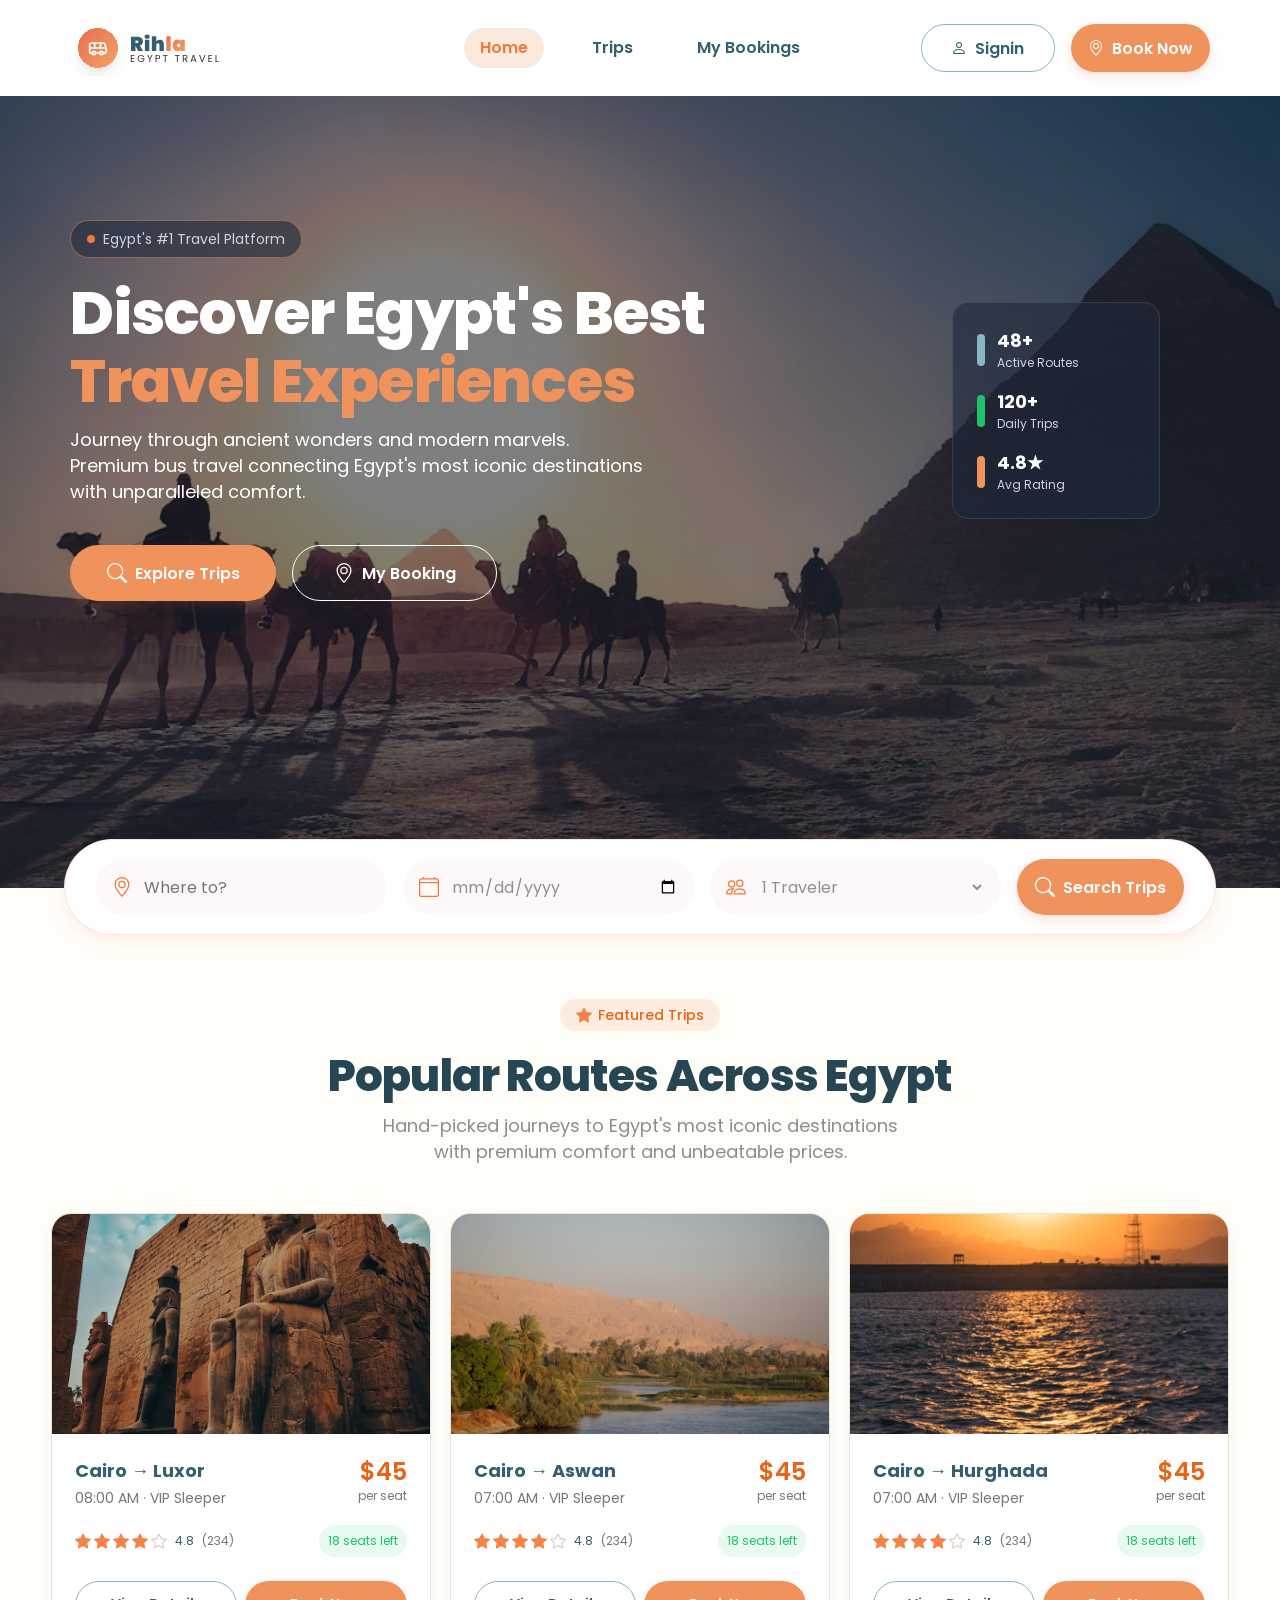
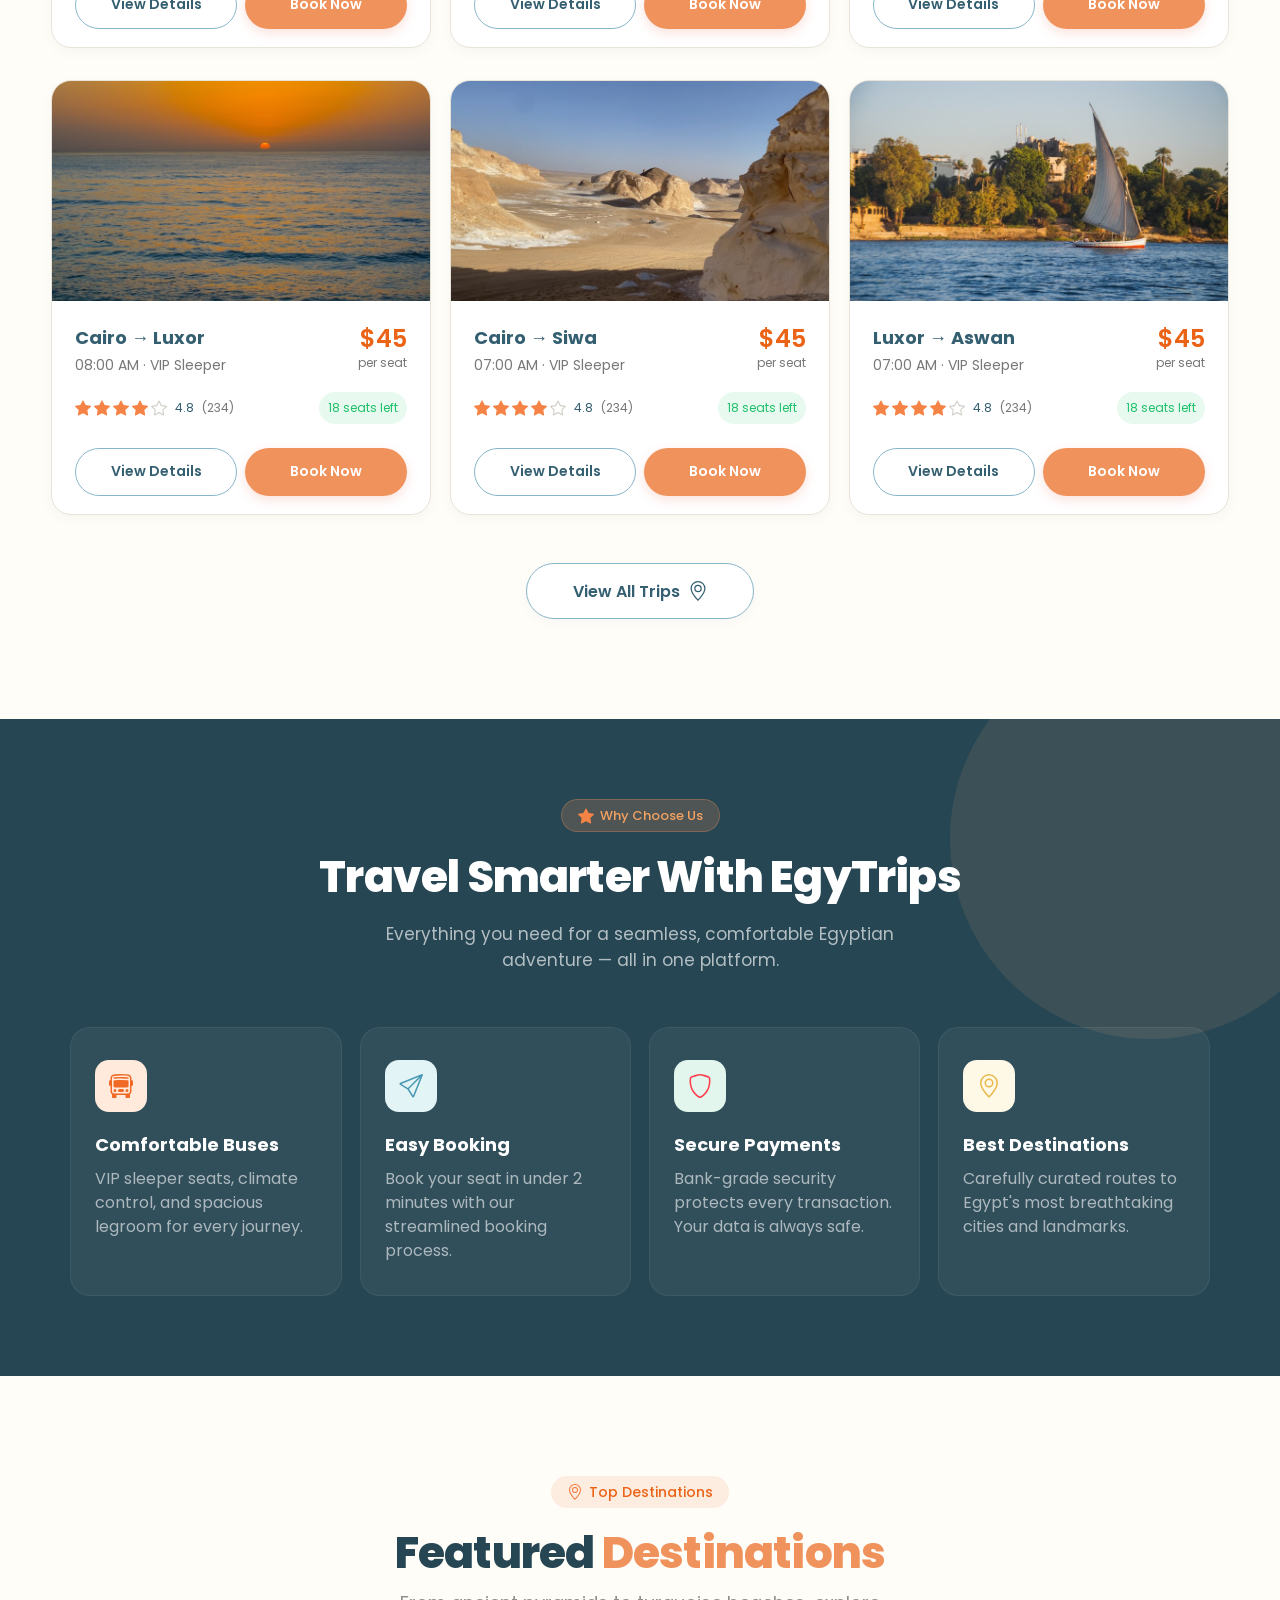
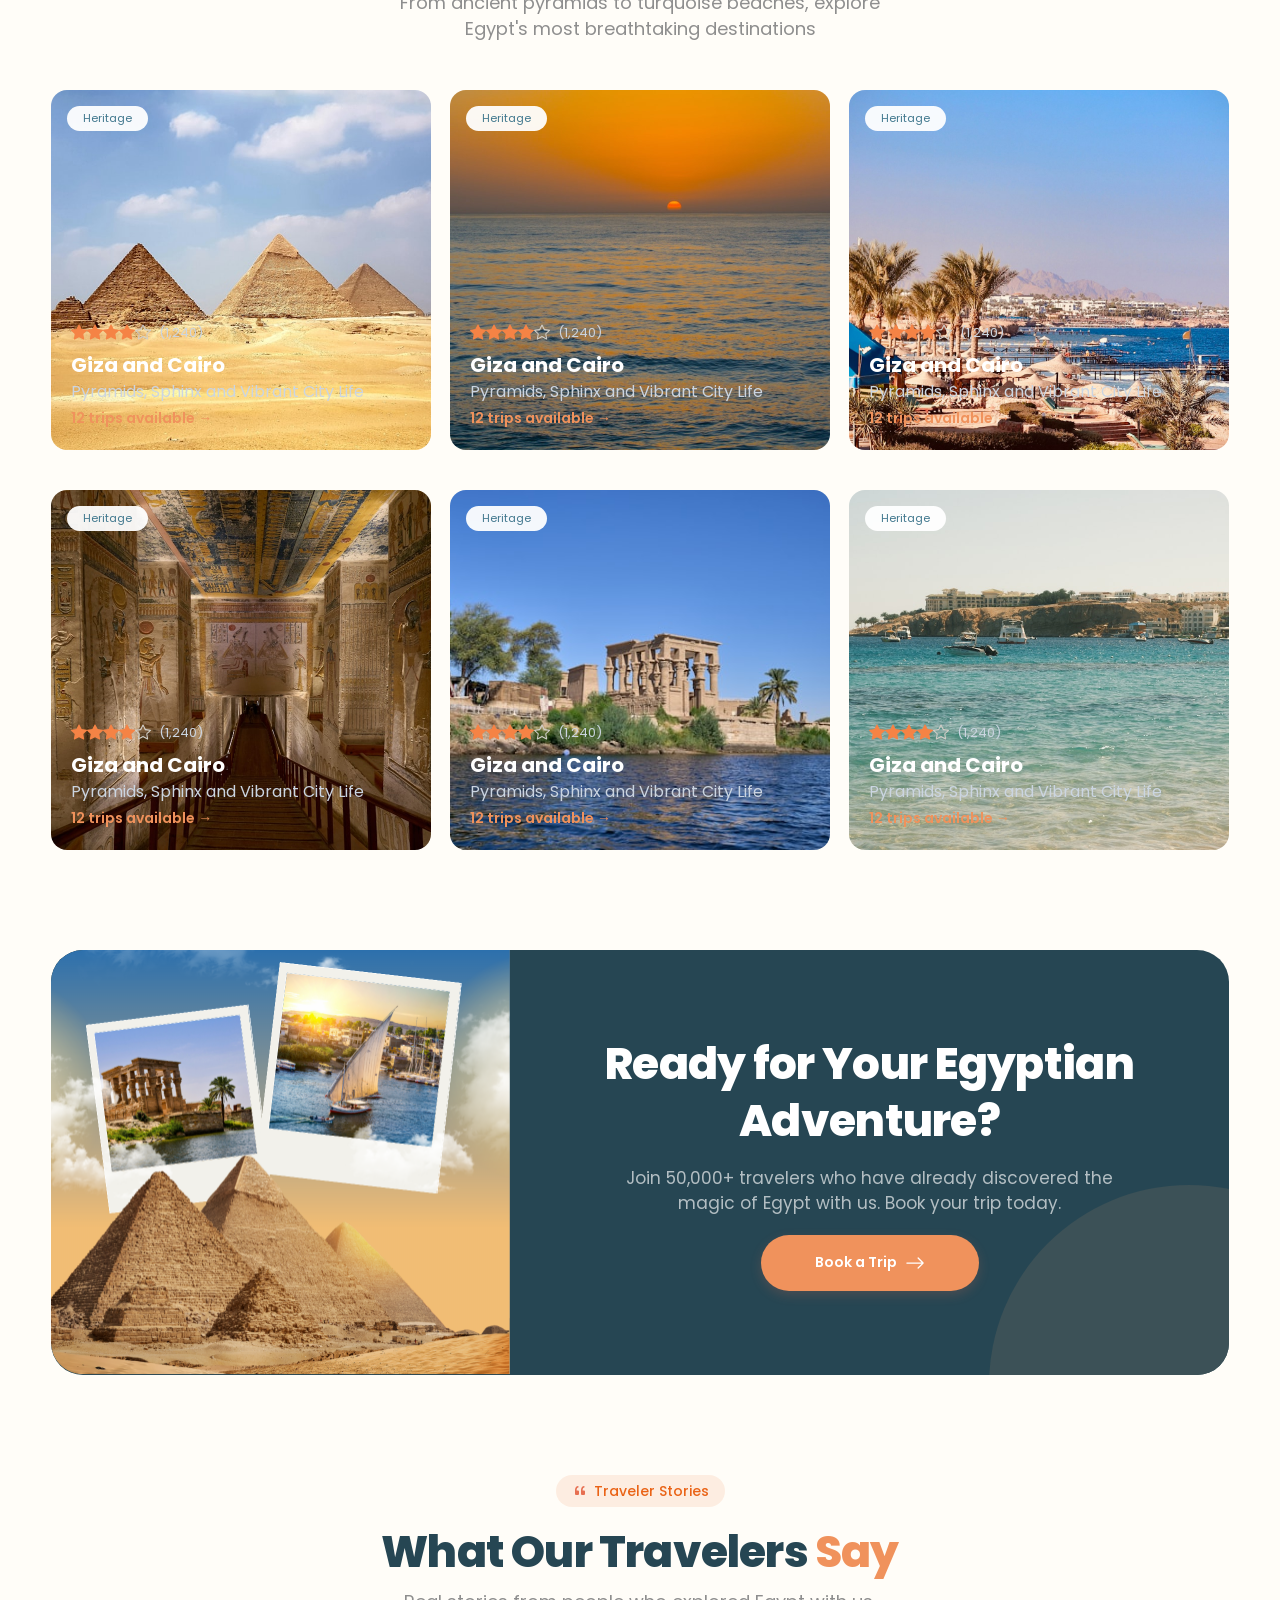
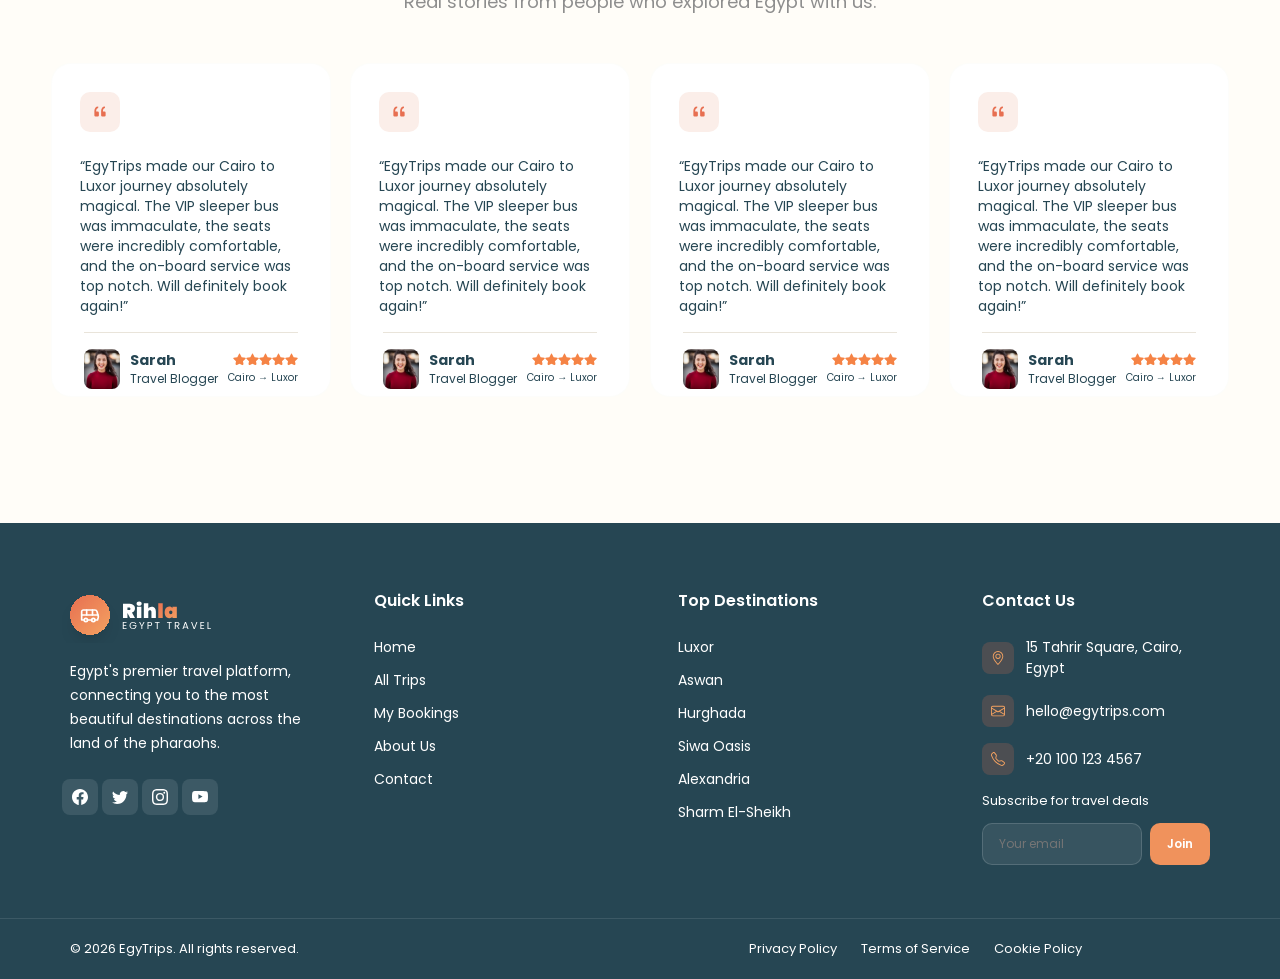
<file: index.html>
<!doctype html>
<html lang="en">
  <head>
    <meta charset="UTF-8" />
    <meta name="viewport" content="width=device-width, initial-scale=1.0" />
    <meta
      name="description"
      content="Discover Egypt with Rihla. Explore popular bus routes, unforgettable destinations, and comfortable travel experiences."
    />
    <title>Rihla | Discover Egypt</title>
    <link
      href="https://fonts.googleapis.com/css2?family=Poppins:wght@400;500;600;700;800&display=swap"
      rel="stylesheet"
    />
    <link rel="stylesheet" href="./css/home.css" />
  </head>
  <body>
    <header class="site-header" id="home">
      <nav class="navigation">
        <a class="brand" href="./index.html"
          ><img
            src="./imgs/home/logo.svg"
            width="158"
            height="56"
            alt="Rihla Egypt Travel"
        /></a>
        <div class="nav-links" id="nav-links">
          <a class="active" href="#home">Home</a><a href="#trips">Trips</a
          ><a href="./login.html">My Bookings</a>
        </div>
        <div class="nav-actions">
          <a class="button button-outline signin" href="./login.html"
            ><img
              class="icon"
              src="./icons/home/person-345f71.svg"
              width="20"
              height="20"
              alt=""
            />Signin</a
          ><a class="button button-primary" href="#trip-search"
            ><img
              class="icon"
              src="./icons/home/geo-alt-ffffff.svg"
              width="20"
              height="20"
              alt=""
            />Book Now</a
          >
        </div>
      </nav>
    </header>
    <main id="main">
      <section class="hero">
        <img
          class="hero-image"
          src="./imgs/heroImg.jpg"
          alt="Camel riders in front of the pyramids of Giza at sunset"
        />
        <div class="hero-shade"></div>
        <div class="hero-inner">
          <div class="hero-copy">
            <span class="hero-badge"
              ><span class="badge-dot"></span>Egypt's #1 Travel Platform</span
            >
            <h1 id="hero-heading">
              Discover Egypt's Best<br /><span class="orange-text"
                >Travel Experiences</span
              >
            </h1>
            <p class="hero-description">
              Journey through ancient wonders and modern marvels. <br />Premium
              bus travel connecting Egypt's most iconic destinations<br
                class="desktop-break"
              />
              with unparalleled comfort.
            </p>
            <div class="hero-actions">
              <a class="button button-primary" href="#trips"
                ><img
                  class="icon"
                  src="./icons/home/search-ffffff.svg"
                  width="20"
                  height="20"
                  alt=""
                />Explore Trips</a
              ><a class="button button-glass" href="./login.html"
                ><img
                  class="icon"
                  src="./icons/home/geo-alt-ffffff.svg"
                  width="20"
                  height="20"
                  alt=""
                />My Booking</a
              >
            </div>
          </div>
          <div class="hero-stats">
            <div class="stat">
              <span class="stat-bar blue"></span>
              <div><strong>48+</strong><span>Active Routes</span></div>
            </div>
            <div class="stat">
              <span class="stat-bar green"></span>
              <div><strong>120+</strong><span>Daily Trips</span></div>
            </div>
            <div class="stat">
              <span class="stat-bar orange"></span>
              <div><strong>4.8★</strong><span>Avg Rating</span></div>
            </div>
          </div>
        </div>
        <form class="trip-search" id="trip-search" action="#trips">
          <label class="search-field"
            ><img
              class="icon"
              src="./icons/home/geo-alt-f47737.svg"
              width="20"
              height="20"
              alt="" /><input
              id="destination"
              name="destination"
              type="text"
              placeholder="Where to?"
          /></label>
          <label class="search-field date-field"
            ><img
              class="icon"
              src="./icons/home/calendar4-f47737.svg"
              width="20"
              height="20"
              alt="" /><input id="travel-date" name="date" type="date"
          /></label>
          <label class="search-field traveler-field"
            ><img
              class="icon"
              src="./icons/home/people-f47737.svg"
              width="20"
              height="20"
              alt=""
            /><select id="travelers" name="travelers">
              <option value="1">1 Traveler</option>
              <option value="2">2 Travelers</option>
              <option value="3">3 Travelers</option>
              <option value="4">4 Travelers</option>
              <option value="5">5 Travelers</option>
              <option value="6">6 Travelers</option>
            </select></label
          >
          <button class="button button-primary" type="submit">
            <img
              class="icon"
              src="./icons/home/search-ffffff.svg"
              width="20"
              height="20"
              alt=""
            />Search Trips
          </button>
        </form>
      </section>
      <section class="routes section-shell" id="trips">
        <div class="section-heading">
          <span class="section-badge"
            ><img
              class="icon"
              src="./icons/home/star-fill-f58345.svg"
              width="20"
              height="20"
              alt=""
            />Featured Trips</span
          >
          <h2 id="routes-heading">Popular Routes Across Egypt</h2>
          <p>
            Hand-picked journeys to Egypt's most iconic destinations<br />with
            premium comfort and unbeatable prices.
          </p>
        </div>
        <div class="trip-list" id="trip-list">
          <div class="trip-card">
            <img
              class="trip-photo"
              src="./imgs/luxor.jpg"
              alt="Ancient carved statues at Luxor temple"
              width="413"
              height="220"
            />
            <div class="trip-card-body">
              <div class="trip-top">
                <div>
                  <h3>Cairo → Luxor</h3>
                  <p>08:00 AM · VIP Sleeper</p>
                </div>
                <div class="price">
                  <strong>$45</strong><span>per seat</span>
                </div>
              </div>
              <div class="trip-meta">
                <div class="rating">
                  <span class="stars"
                    ><img
                      class="icon"
                      src="./icons/home/star-fill-f58345.svg"
                      width="20"
                      height="20"
                      alt="" /><img
                      class="icon"
                      src="./icons/home/star-fill-f58345.svg"
                      width="20"
                      height="20"
                      alt="" /><img
                      class="icon"
                      src="./icons/home/star-fill-f58345.svg"
                      width="20"
                      height="20"
                      alt="" /><img
                      class="icon"
                      src="./icons/home/star-fill-f58345.svg"
                      width="20"
                      height="20"
                      alt="" /><img
                      class="icon"
                      src="./icons/home/star-d1cec8.svg"
                      width="20"
                      height="20"
                      alt="" /></span
                  ><span>4.8</span><small>(234)</small>
                </div>
                <span class="seats">18 seats left</span>
              </div>
              <div class="trip-card-actions">
                <button class="button button-outline" type="button">
                  View Details</button
                ><a class="button button-primary" href="./login.html"
                  >Book Now</a
                >
              </div>
            </div>
          </div>
          <div class="trip-card">
            <img
              class="trip-photo"
              src="./imgs/Aswan.jpg"
              alt="Palm trees and desert mountains beside the Nile in Aswan"
              width="413"
              height="220"
            />
            <div class="trip-card-body">
              <div class="trip-top">
                <div>
                  <h3>Cairo → Aswan</h3>
                  <p>07:00 AM · VIP Sleeper</p>
                </div>
                <div class="price">
                  <strong>$45</strong><span>per seat</span>
                </div>
              </div>
              <div class="trip-meta">
                <div class="rating">
                  <span class="stars"
                    ><img
                      class="icon"
                      src="./icons/home/star-fill-f58345.svg"
                      width="20"
                      height="20"
                      alt="" /><img
                      class="icon"
                      src="./icons/home/star-fill-f58345.svg"
                      width="20"
                      height="20"
                      alt="" /><img
                      class="icon"
                      src="./icons/home/star-fill-f58345.svg"
                      width="20"
                      height="20"
                      alt="" /><img
                      class="icon"
                      src="./icons/home/star-fill-f58345.svg"
                      width="20"
                      height="20"
                      alt="" /><img
                      class="icon"
                      src="./icons/home/star-d1cec8.svg"
                      width="20"
                      height="20"
                      alt="" /></span
                  ><span>4.8</span><small>(234)</small>
                </div>
                <span class="seats">18 seats left</span>
              </div>
              <div class="trip-card-actions">
                <button class="button button-outline" type="button">
                  View Details</button
                ><a class="button button-primary" href="./login.html"
                  >Book Now</a
                >
              </div>
            </div>
          </div>
          <div class="trip-card">
            <img
              class="trip-photo"
              src="./imgs/hurghada.jpg"
              alt="Golden sunset over the water"
              width="413"
              height="220"
            />
            <div class="trip-card-body">
              <div class="trip-top">
                <div>
                  <h3>Cairo → Hurghada</h3>
                  <p>07:00 AM · VIP Sleeper</p>
                </div>
                <div class="price">
                  <strong>$45</strong><span>per seat</span>
                </div>
              </div>
              <div class="trip-meta">
                <div class="rating">
                  <span class="stars"
                    ><img
                      class="icon"
                      src="./icons/home/star-fill-f58345.svg"
                      width="20"
                      height="20"
                      alt="" /><img
                      class="icon"
                      src="./icons/home/star-fill-f58345.svg"
                      width="20"
                      height="20"
                      alt="" /><img
                      class="icon"
                      src="./icons/home/star-fill-f58345.svg"
                      width="20"
                      height="20"
                      alt="" /><img
                      class="icon"
                      src="./icons/home/star-fill-f58345.svg"
                      width="20"
                      height="20"
                      alt="" /><img
                      class="icon"
                      src="./icons/home/star-d1cec8.svg"
                      width="20"
                      height="20"
                      alt="" /></span
                  ><span>4.8</span><small>(234)</small>
                </div>
                <span class="seats">18 seats left</span>
              </div>
              <div class="trip-card-actions">
                <button class="button button-outline" type="button">
                  View Details</button
                ><a class="button button-primary" href="./login.html"
                  >Book Now</a
                >
              </div>
            </div>
          </div>
          <div class="trip-card">
            <img
              class="trip-photo"
              src="./imgs/home/sunset.jpg"
              alt="Sunset over the Egyptian coastline"
              width="413"
              height="220"
            />
            <div class="trip-card-body">
              <div class="trip-top">
                <div>
                  <h3>Cairo → Luxor</h3>
                  <p>08:00 AM · VIP Sleeper</p>
                </div>
                <div class="price">
                  <strong>$45</strong><span>per seat</span>
                </div>
              </div>
              <div class="trip-meta">
                <div class="rating">
                  <span class="stars"
                    ><img
                      class="icon"
                      src="./icons/home/star-fill-f58345.svg"
                      width="20"
                      height="20"
                      alt="" /><img
                      class="icon"
                      src="./icons/home/star-fill-f58345.svg"
                      width="20"
                      height="20"
                      alt="" /><img
                      class="icon"
                      src="./icons/home/star-fill-f58345.svg"
                      width="20"
                      height="20"
                      alt="" /><img
                      class="icon"
                      src="./icons/home/star-fill-f58345.svg"
                      width="20"
                      height="20"
                      alt="" /><img
                      class="icon"
                      src="./icons/home/star-d1cec8.svg"
                      width="20"
                      height="20"
                      alt="" /></span
                  ><span>4.8</span><small>(234)</small>
                </div>
                <span class="seats">18 seats left</span>
              </div>
              <div class="trip-card-actions">
                <button class="button button-outline" type="button">
                  View Details</button
                ><a class="button button-primary" href="./login.html"
                  >Book Now</a
                >
              </div>
            </div>
          </div>
          <div class="trip-card">
            <img
              class="trip-photo"
              src="./imgs/home/siwa.jpg"
              alt="White desert rock formations near Siwa"
              width="413"
              height="220"
            />
            <div class="trip-card-body">
              <div class="trip-top">
                <div>
                  <h3>Cairo → Siwa</h3>
                  <p>07:00 AM · VIP Sleeper</p>
                </div>
                <div class="price">
                  <strong>$45</strong><span>per seat</span>
                </div>
              </div>
              <div class="trip-meta">
                <div class="rating">
                  <span class="stars"
                    ><img
                      class="icon"
                      src="./icons/home/star-fill-f58345.svg"
                      width="20"
                      height="20"
                      alt="" /><img
                      class="icon"
                      src="./icons/home/star-fill-f58345.svg"
                      width="20"
                      height="20"
                      alt="" /><img
                      class="icon"
                      src="./icons/home/star-fill-f58345.svg"
                      width="20"
                      height="20"
                      alt="" /><img
                      class="icon"
                      src="./icons/home/star-fill-f58345.svg"
                      width="20"
                      height="20"
                      alt="" /><img
                      class="icon"
                      src="./icons/home/star-d1cec8.svg"
                      width="20"
                      height="20"
                      alt="" /></span
                  ><span>4.8</span><small>(234)</small>
                </div>
                <span class="seats">18 seats left</span>
              </div>
              <div class="trip-card-actions">
                <button class="button button-outline" type="button">
                  View Details</button
                ><a class="button button-primary" href="./login.html"
                  >Book Now</a
                >
              </div>
            </div>
          </div>
          <div class="trip-card">
            <img
              class="trip-photo"
              src="./imgs/home/nile.jpg"
              alt="A felucca sailing on the Nile"
              width="413"
              height="220"
            />
            <div class="trip-card-body">
              <div class="trip-top">
                <div>
                  <h3>Luxor → Aswan</h3>
                  <p>07:00 AM · VIP Sleeper</p>
                </div>
                <div class="price">
                  <strong>$45</strong><span>per seat</span>
                </div>
              </div>
              <div class="trip-meta">
                <div class="rating">
                  <span class="stars"
                    ><img
                      class="icon"
                      src="./icons/home/star-fill-f58345.svg"
                      width="20"
                      height="20"
                      alt="" /><img
                      class="icon"
                      src="./icons/home/star-fill-f58345.svg"
                      width="20"
                      height="20"
                      alt="" /><img
                      class="icon"
                      src="./icons/home/star-fill-f58345.svg"
                      width="20"
                      height="20"
                      alt="" /><img
                      class="icon"
                      src="./icons/home/star-fill-f58345.svg"
                      width="20"
                      height="20"
                      alt="" /><img
                      class="icon"
                      src="./icons/home/star-d1cec8.svg"
                      width="20"
                      height="20"
                      alt="" /></span
                  ><span>4.8</span><small>(234)</small>
                </div>
                <span class="seats">18 seats left</span>
              </div>
              <div class="trip-card-actions">
                <button class="button button-outline" type="button">
                  View Details</button
                ><a class="button button-primary" href="./login.html"
                  >Book Now</a
                >
              </div>
            </div>
          </div>
        </div>
        <div class="section-action">
          <a class="button button-outline" href="#trips"
            >View All Trips<img
              class="icon"
              src="./icons/home/geo-alt-345f71.svg"
              width="20"
              height="20"
              alt=""
          /></a>
        </div>
      </section>
      <section class="benefits" id="about">
        <div class="benefits-circle"></div>
        <div class="benefits-inner">
          <div class="section-heading">
            <span class="section-badge"
              ><img
                class="icon"
                src="./icons/home/star-fill-f58345.svg"
                width="20"
                height="20"
                alt=""
              />Why Choose Us</span
            >
            <h2 id="benefits-heading">Travel Smarter With EgyTrips</h2>
            <p>
              Everything you need for a seamless, comfortable Egyptian<br />adventure
              — all in one platform.
            </p>
          </div>
          <div class="benefit-list">
            <div class="benefit-card">
              <span class="benefit-icon bus"
                ><img
                  class="icon"
                  src="./icons/home/bus-front-f06a25.svg"
                  width="20"
                  height="20"
                  alt=""
              /></span>
              <h3>Comfortable Buses</h3>
              <p>
                VIP sleeper seats, climate control, and spacious legroom for
                every journey.
              </p>
            </div>
            <div class="benefit-card">
              <span class="benefit-icon booking"
                ><img
                  class="icon"
                  src="./icons/home/send-4898b2.svg"
                  width="20"
                  height="20"
                  alt=""
              /></span>
              <h3>Easy Booking</h3>
              <p>
                Book your seat in under 2 minutes with our streamlined booking
                process.
              </p>
            </div>
            <div class="benefit-card">
              <span class="benefit-icon secure"
                ><img
                  class="icon"
                  src="./icons/home/shield-ff3c4d.svg"
                  width="20"
                  height="20"
                  alt=""
              /></span>
              <h3>Secure Payments</h3>
              <p>
                Bank-grade security protects every transaction. Your data is
                always safe.
              </p>
            </div>
            <div class="benefit-card">
              <span class="benefit-icon destination"
                ><img
                  class="icon"
                  src="./icons/home/geo-alt-e9b84b.svg"
                  width="20"
                  height="20"
                  alt=""
              /></span>
              <h3>Best Destinations</h3>
              <p>
                Carefully curated routes to Egypt's most breathtaking cities and
                landmarks.
              </p>
            </div>
          </div>
        </div>
      </section>
      <section class="destinations section-shell" id="destinations">
        <div class="section-heading">
          <span class="section-badge"
            ><img
              class="icon"
              src="./icons/home/geo-alt-f47737.svg"
              width="20"
              height="20"
              alt=""
            />Top Destinations</span
          >
          <h2 id="destinations-heading">
            Featured <span class="orange-text">Destinations</span>
          </h2>
          <p>
            From ancient pyramids to turquoise beaches, explore<br />Egypt's
            most breathtaking destinations
          </p>
        </div>
        <div class="destination-list" id="destination-list">
          <a class="destination-card" href="#trips">
            <img
              src="./imgs/home/giza.jpg"
              alt="The three pyramids of Giza beneath a blue sky"
              width="413"
              height="360"
            />
            <div class="destination-shade"></div>
            <span class="heritage">Heritage</span>
            <div class="destination-info">
              <div class="rating">
                <span class="stars"
                  ><img
                    class="icon"
                    src="./icons/home/star-fill-f58345.svg"
                    width="20"
                    height="20"
                    alt="" /><img
                    class="icon"
                    src="./icons/home/star-fill-f58345.svg"
                    width="20"
                    height="20"
                    alt="" /><img
                    class="icon"
                    src="./icons/home/star-fill-f58345.svg"
                    width="20"
                    height="20"
                    alt="" /><img
                    class="icon"
                    src="./icons/home/star-fill-f58345.svg"
                    width="20"
                    height="20"
                    alt="" /><img
                    class="icon"
                    src="./icons/home/star-d1cec8.svg"
                    width="20"
                    height="20"
                    alt="" /></span
                ><small>(1,240)</small>
              </div>
              <h3>Giza and Cairo</h3>
              <p>Pyramids, Sphinx and Vibrant City Life</p>
              <span>12 trips available →</span>
            </div>
          </a>
          <a class="destination-card" href="#trips">
            <img
              src="./imgs/home/destination-sunset.jpg"
              alt="A golden sunset over the sea"
              width="413"
              height="360"
            />
            <div class="destination-shade"></div>
            <span class="heritage">Heritage</span>
            <div class="destination-info">
              <div class="rating">
                <span class="stars"
                  ><img
                    class="icon"
                    src="./icons/home/star-fill-f58345.svg"
                    width="20"
                    height="20"
                    alt="" /><img
                    class="icon"
                    src="./icons/home/star-fill-f58345.svg"
                    width="20"
                    height="20"
                    alt="" /><img
                    class="icon"
                    src="./icons/home/star-fill-f58345.svg"
                    width="20"
                    height="20"
                    alt="" /><img
                    class="icon"
                    src="./icons/home/star-fill-f58345.svg"
                    width="20"
                    height="20"
                    alt="" /><img
                    class="icon"
                    src="./icons/home/star-d1cec8.svg"
                    width="20"
                    height="20"
                    alt="" /></span
                ><small>(1,240)</small>
              </div>
              <h3>Giza and Cairo</h3>
              <p>Pyramids, Sphinx and Vibrant City Life</p>
              <span>12 trips available →</span>
            </div>
          </a>
          <a class="destination-card" href="#trips">
            <img
              src="./imgs/home/red-sea.jpg"
              alt="Palm trees and blue waters on the Egyptian coast"
              width="413"
              height="360"
            />
            <div class="destination-shade"></div>
            <span class="heritage">Heritage</span>
            <div class="destination-info">
              <div class="rating">
                <span class="stars"
                  ><img
                    class="icon"
                    src="./icons/home/star-fill-f58345.svg"
                    width="20"
                    height="20"
                    alt="" />
                  <img
                    class="icon"
                    src="./icons/home/star-fill-f58345.svg"
                    width="20"
                    height="20"
                    alt="" /><img
                    class="icon"
                    src="./icons/home/star-fill-f58345.svg"
                    width="20"
                    height="20"
                    alt="" /><img
                    class="icon"
                    src="./icons/home/star-fill-f58345.svg"
                    width="20"
                    height="20"
                    alt="" /><img
                    class="icon"
                    src="./icons/home/star-d1cec8.svg"
                    width="20"
                    height="20"
                    alt="" /></span
                ><small>(1,240)</small>
              </div>
              <h3>Giza and Cairo</h3>
              <p>Pyramids, Sphinx and Vibrant City Life</p>
              <span>12 trips available →</span>
            </div>
          </a>
          <a class="destination-card" href="#trips">
            <img
              src="./imgs/home/karnak.jpg"
              alt="Painted columns and hieroglyphs inside an ancient temple"
              width="413"
              height="360"
            />
            <div class="destination-shade"></div>
            <span class="heritage">Heritage</span>
            <div class="destination-info">
              <div class="rating">
                <span class="stars"
                  ><img
                    class="icon"
                    src="./icons/home/star-fill-f58345.svg"
                    width="20"
                    height="20"
                    alt="" /><img
                    class="icon"
                    src="./icons/home/star-fill-f58345.svg"
                    width="20"
                    height="20"
                    alt="" /><img
                    class="icon"
                    src="./icons/home/star-fill-f58345.svg"
                    width="20"
                    height="20"
                    alt="" /><img
                    class="icon"
                    src="./icons/home/star-fill-f58345.svg"
                    width="20"
                    height="20"
                    alt="" /><img
                    class="icon"
                    src="./icons/home/star-d1cec8.svg"
                    width="20"
                    height="20"
                    alt="" /></span
                ><small>(1,240)</small>
              </div>
              <h3>Giza and Cairo</h3>
              <p>Pyramids, Sphinx and Vibrant City Life</p>
              <span>12 trips available →</span>
            </div>
          </a>
          <a class="destination-card" href="#trips">
            <img
              src="./imgs/home/philae.jpg"
              alt="A temple on the banks of the Nile in Aswan"
              width="413"
              height="360"
            />
            <div class="destination-shade"></div>
            <span class="heritage">Heritage</span>
            <div class="destination-info">
              <div class="rating">
                <span class="stars"
                  ><img
                    class="icon"
                    src="./icons/home/star-fill-f58345.svg"
                    width="20"
                    height="20"
                    alt="" /><img
                    class="icon"
                    src="./icons/home/star-fill-f58345.svg"
                    width="20"
                    height="20"
                    alt="" /><img
                    class="icon"
                    src="./icons/home/star-fill-f58345.svg"
                    width="20"
                    height="20"
                    alt="" /><img
                    class="icon"
                    src="./icons/home/star-fill-f58345.svg"
                    width="20"
                    height="20"
                    alt="" /><img
                    class="icon"
                    src="./icons/home/star-d1cec8.svg"
                    width="20"
                    height="20"
                    alt="" /></span
                ><small>(1,240)</small>
              </div>
              <h3>Giza and Cairo</h3>
              <p>Pyramids, Sphinx and Vibrant City Life</p>
              <span>12 trips available →</span>
            </div>
          </a>
          <a class="destination-card" href="#trips">
            <img
              src="./imgs/home/harbor.jpg"
              alt="Boats in a turquoise Egyptian harbor"
              width="413"
              height="360"
            />
            <div class="destination-shade"></div>
            <span class="heritage">Heritage</span>
            <div class="destination-info">
              <div class="rating">
                <span class="stars"
                  ><img
                    class="icon"
                    src="./icons/home/star-fill-f58345.svg"
                    width="20"
                    height="20"
                    alt="" /><img
                    class="icon"
                    src="./icons/home/star-fill-f58345.svg"
                    width="20"
                    height="20"
                    alt="" /><img
                    class="icon"
                    src="./icons/home/star-fill-f58345.svg"
                    width="20"
                    height="20"
                    alt="" /><img
                    class="icon"
                    src="./icons/home/star-fill-f58345.svg"
                    width="20"
                    height="20"
                    alt="" /><img
                    class="icon"
                    src="./icons/home/star-d1cec8.svg"
                    width="20"
                    height="20"
                    alt="" /></span
                ><small>(1,240)</small>
              </div>
              <h3>Giza and Cairo</h3>
              <p>Pyramids, Sphinx and Vibrant City Life</p>
              <span>12 trips available →</span>
            </div>
          </a>
        </div>
      </section>
      <section class="adventure section-shell">
        <div class="adventure-circle"></div>
        <div class="adventure-art">
          <img
            src="./imgs/home/adventure.png"
            width="918"
            height="852"
            alt="Egyptian pyramids with postcards of a temple and a Nile sailing boat"
          />
        </div>
        <div class="adventure-content">
          <h2 id="adventure-heading">
            Ready for Your Egyptian<br />Adventure?
          </h2>
          <p>
            Join 50,000+ travelers who have already discovered the<br />magic of
            Egypt with us. Book your trip today.
          </p>
          <a class="button button-primary" href="#trip-search"
            >Book a Trip<img
              class="icon"
              src="./icons/home/arrow-right-ffffff.svg"
              width="20"
              height="20"
              alt=""
          /></a>
        </div>
      </section>
      <section class="stories section-shell">
        <div class="section-heading">
          <span class="section-badge"
            ><img
              class="icon"
              src="./icons/home/quote-e76f51.svg"
              width="20"
              height="20"
              alt=""
            />Traveler Stories</span
          >
          <h2 id="stories-heading">
            What Our Travelers <span class="orange-text">Say</span>
          </h2>
          <p>Real stories from people who explored Egypt with us.</p>
        </div>
        <div class="story-list" id="story-list">
          <div class="story-card">
            <span class="quote-icon"
              ><img
                class="icon"
                src="./icons/home/quote-e76f51.svg"
                width="20"
                height="20"
                alt=""
            /></span>
            <p class="story-text">
              “EgyTrips made our Cairo to Luxor journey absolutely magical. The
              VIP sleeper bus was immaculate, the seats were incredibly
              comfortable, and the on-board service was top notch. Will
              definitely book again!”
            </p>
            <div class="story-person">
              <img
                src="./imgs/home/sarah.jpg"
                width="40"
                height="40"
                alt="Sarah"
              />
              <div class="person-name">
                <strong>Sarah</strong><span>Travel Blogger</span>
              </div>
              <div class="story-rating">
                <span class="stars"
                  ><img
                    class="icon"
                    src="./icons/home/star-fill-f58345.svg"
                    width="20"
                    height="20"
                    alt="" /><img
                    class="icon"
                    src="./icons/home/star-fill-f58345.svg"
                    width="20"
                    height="20"
                    alt="" /><img
                    class="icon"
                    src="./icons/home/star-fill-f58345.svg"
                    width="20"
                    height="20"
                    alt="" /><img
                    class="icon"
                    src="./icons/home/star-fill-f58345.svg"
                    width="20"
                    height="20"
                    alt="" /><img
                    class="icon"
                    src="./icons/home/star-fill-f58345.svg"
                    width="20"
                    height="20"
                    alt="" /></span
                ><span>Cairo → Luxor</span>
              </div>
            </div>
          </div>
          <div class="story-card">
            <span class="quote-icon"
              ><img
                class="icon"
                src="./icons/home/quote-e76f51.svg"
                width="20"
                height="20"
                alt=""
            /></span>
            <p class="story-text">
              “EgyTrips made our Cairo to Luxor journey absolutely magical. The
              VIP sleeper bus was immaculate, the seats were incredibly
              comfortable, and the on-board service was top notch. Will
              definitely book again!”
            </p>
            <div class="story-person">
              <img
                src="./imgs/home/sarah.jpg"
                width="40"
                height="40"
                alt="Sarah"
              />
              <div class="person-name">
                <strong>Sarah</strong><span>Travel Blogger</span>
              </div>
              <div class="story-rating">
                <span class="stars"
                  ><img
                    class="icon"
                    src="./icons/home/star-fill-f58345.svg"
                    width="20"
                    height="20"
                    alt="" /><img
                    class="icon"
                    src="./icons/home/star-fill-f58345.svg"
                    width="20"
                    height="20"
                    alt="" /><img
                    class="icon"
                    src="./icons/home/star-fill-f58345.svg"
                    width="20"
                    height="20"
                    alt="" /><img
                    class="icon"
                    src="./icons/home/star-fill-f58345.svg"
                    width="20"
                    height="20"
                    alt="" /><img
                    class="icon"
                    src="./icons/home/star-fill-f58345.svg"
                    width="20"
                    height="20"
                    alt="" /></span
                ><span>Cairo → Luxor</span>
              </div>
            </div>
          </div>
          <div class="story-card">
            <span class="quote-icon"
              ><img
                class="icon"
                src="./icons/home/quote-e76f51.svg"
                width="20"
                height="20"
                alt=""
            /></span>
            <p class="story-text">
              “EgyTrips made our Cairo to Luxor journey absolutely magical. The
              VIP sleeper bus was immaculate, the seats were incredibly
              comfortable, and the on-board service was top notch. Will
              definitely book again!”
            </p>
            <div class="story-person">
              <img
                src="./imgs/home/sarah.jpg"
                width="40"
                height="40"
                alt="Sarah"
              />
              <div class="person-name">
                <strong>Sarah</strong><span>Travel Blogger</span>
              </div>
              <div class="story-rating">
                <span class="stars"
                  ><img
                    class="icon"
                    src="./icons/home/star-fill-f58345.svg"
                    width="20"
                    height="20"
                    alt="" /><img
                    class="icon"
                    src="./icons/home/star-fill-f58345.svg"
                    width="20"
                    height="20"
                    alt="" /><img
                    class="icon"
                    src="./icons/home/star-fill-f58345.svg"
                    width="20"
                    height="20"
                    alt="" /><img
                    class="icon"
                    src="./icons/home/star-fill-f58345.svg"
                    width="20"
                    height="20"
                    alt="" /><img
                    class="icon"
                    src="./icons/home/star-fill-f58345.svg"
                    width="20"
                    height="20"
                    alt="" /></span
                ><span>Cairo → Luxor</span>
              </div>
            </div>
          </div>
          <div class="story-card">
            <span class="quote-icon"
              ><img
                class="icon"
                src="./icons/home/quote-e76f51.svg"
                width="20"
                height="20"
                alt=""
            /></span>
            <p class="story-text">
              “EgyTrips made our Cairo to Luxor journey absolutely magical. The
              VIP sleeper bus was immaculate, the seats were incredibly
              comfortable, and the on-board service was top notch. Will
              definitely book again!”
            </p>
            <div class="story-person">
              <img
                src="./imgs/home/sarah.jpg"
                width="40"
                height="40"
                alt="Sarah"
              />
              <div class="person-name">
                <strong>Sarah</strong><span>Travel Blogger</span>
              </div>
              <div class="story-rating">
                <span class="stars"
                  ><img
                    class="icon"
                    src="./icons/home/star-fill-f58345.svg"
                    width="20"
                    height="20"
                    alt="" /><img
                    class="icon"
                    src="./icons/home/star-fill-f58345.svg"
                    width="20"
                    height="20"
                    alt="" /><img
                    class="icon"
                    src="./icons/home/star-fill-f58345.svg"
                    width="20"
                    height="20"
                    alt="" /><img
                    class="icon"
                    src="./icons/home/star-fill-f58345.svg"
                    width="20"
                    height="20"
                    alt="" /><img
                    class="icon"
                    src="./icons/home/star-fill-f58345.svg"
                    width="20"
                    height="20"
                    alt="" /></span
                ><span>Cairo → Luxor</span>
              </div>
            </div>
          </div>
        </div>
      </section>
    </main>
    <footer class="site-footer" id="contact">
      <div class="footer-inner">
        <div class="footer-brand">
          <a href="#home"
            ><img
              src="./imgs/home/logo-light.svg"
              width="158"
              height="56"
              alt="Rihla Egypt Travel"
          /></a>
          <p>
            Egypt's premier travel platform,<br />connecting you to the most<br />beautiful
            destinations across the<br />land of the pharaohs.
          </p>
          <div class="social-links">
            <a href="https://www.facebook.com/"
              ><img
                class="icon"
                src="./icons/home/facebook-ffffff.svg"
                width="20"
                height="20"
                alt="Facebook" /></a
            ><a href="https://twitter.com/"
              ><img
                class="icon"
                src="./icons/home/twitter-ffffff.svg"
                width="20"
                height="20"
                alt="Twitter" /></a
            ><a href="https://www.instagram.com/"
              ><img
                class="icon"
                src="./icons/home/instagram-ffffff.svg"
                width="20"
                height="20"
                alt="Instagram" /></a
            ><a href="https://www.youtube.com/"
              ><img
                class="icon"
                src="./icons/home/youtube-ffffff.svg"
                width="20"
                height="20"
                alt="YouTube"
            /></a>
          </div>
        </div>
        <div class="footer-column">
          <h3>Quick Links</h3>
          <a href="#home">Home</a><a href="#trips">All Trips</a
          ><a href="./login.html">My Bookings</a><a href="#about">About Us</a
          ><a href="#contact">Contact</a>
        </div>
        <div class="footer-column">
          <h3>Top Destinations</h3>
          <a href="#trips">Luxor</a><a href="#trips">Aswan</a
          ><a href="#trips">Hurghada</a><a href="#trips">Siwa Oasis</a
          ><a href="#destinations">Alexandria</a
          ><a href="#destinations">Sharm El-Sheikh</a>
        </div>
        <div class="footer-contact">
          <h3>Contact Us</h3>
          <a
            class="contact-line"
            href="https://maps.google.com/?q=15+Tahrir+Square+Cairo+Egypt"
            ><img
              class="icon contact-icon"
              src="./icons/home/geo-alt-f4a261.svg"
              width="20"
              height="20"
              alt=""
            /><span>15 Tahrir Square, Cairo,<br />Egypt</span></a
          ><a class="contact-line" href="mailto:hello@egytrips.com"
            ><img
              class="icon contact-icon"
              src="./icons/home/envelope-f4a261.svg"
              width="20"
              height="20"
              alt=""
            />hello@egytrips.com</a
          ><a class="contact-line" href="tel:+201001234567"
            ><img
              class="icon contact-icon"
              src="./icons/home/telephone-f4a261.svg"
              width="20"
              height="20"
              alt=""
            />+20 100 123 4567</a
          >
          <form id="newsletter" action="#contact">
            <label for="newsletter-email">Subscribe for travel deals</label>
            <div class="newsletter-row">
              <input
                id="newsletter-email"
                name="email"
                type="email"
                placeholder="Your email"
                required
              /><button class="button button-primary" type="submit">
                Join
              </button>
            </div>
          </form>
        </div>
      </div>
      <div class="footer-bottom">
        <div class="footer-bottom-inner">
          <span>© 2026 EgyTrips. All rights reserved.</span>
          <div class="legal-links">
            <a href="#contact">Privacy Policy</a
            ><a href="#contact">Terms of Service</a
            ><a href="#contact">Cookie Policy</a>
          </div>
        </div>
      </div>
    </footer>
  </body>
</html>
</file>
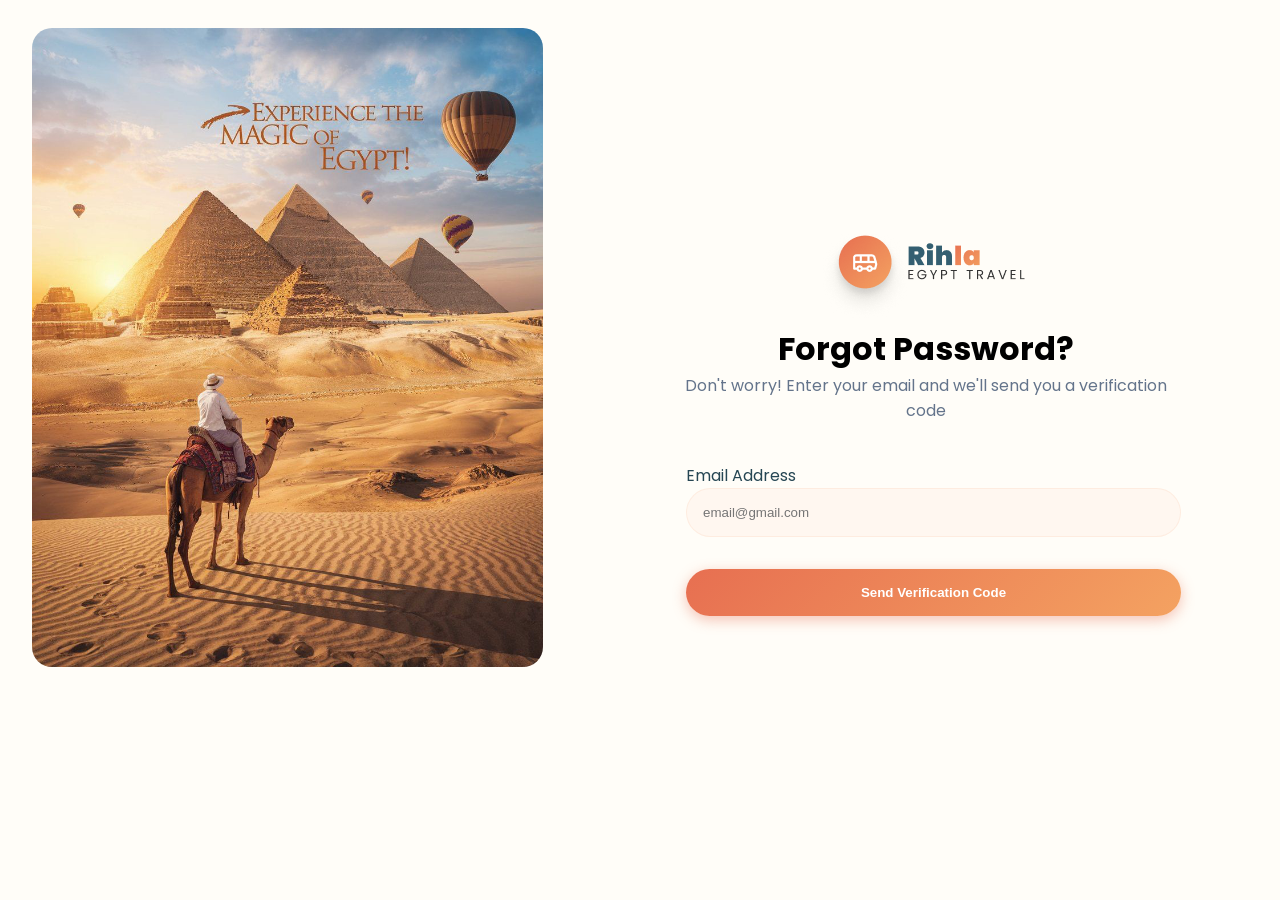
<file: forgetPassword.html>
<!doctype html>
<html lang="en">
  <head>
    <meta charset="UTF-8" />
    <meta name="viewport" content="width=device-width, initial-scale=1.0" />
    <title>Rihla_login</title>
    <!-- Fonts  -->
    <link rel="preconnect" href="https://fonts.googleapis.com" />
    <link rel="preconnect" href="https://fonts.gstatic.com" crossorigin />
    <link
      href="https://fonts.googleapis.com/css2?family=Poppins:ital,wght@0,100;0,200;0,300;0,400;0,500;0,600;0,700;0,800;0,900;1,100;1,200;1,300;1,400;1,500;1,600;1,700;1,800;1,900&display=swap"
      rel="stylesheet"
    />
    <!-- links  -->

    <link rel="stylesheet" href="./css/auth.css" />
  </head>
  <body>
    <main class="auth-page login-page">
      <div class="auth-card">
        <div class="auth-img">
          <img src="./imgs/auth-img.png" alt="The pyramids of Giza at sunset" />
        </div>
        <div class="auth-content">
          <div class="auth-header">
            <div class="auth-logo">
              <img src="./imgs/Logo.png" alt="brand Rihla" />
            </div>
            <div class="auth-heading">
              <h1>Forgot Password?</h1>
              <p>Don't worry! Enter your email and we'll send you a verification code</p>
            </div>
          </div>

          <form class="auth-form">
            <div class="auth-field">
              <label for="email">Email Address</label>
              <input
                type="email"
                id="email"
                name="email"
                placeholder="email@gmail.com"
                autocomplete="email"
                required
              />
            <button type="submit" class="auth-btn">
                <a href="./verfiyPage.html">Send Verification Code</a>
            </button>
          </form>
        </div>
      </div>
    </main>
  </body>
</html>
</file>
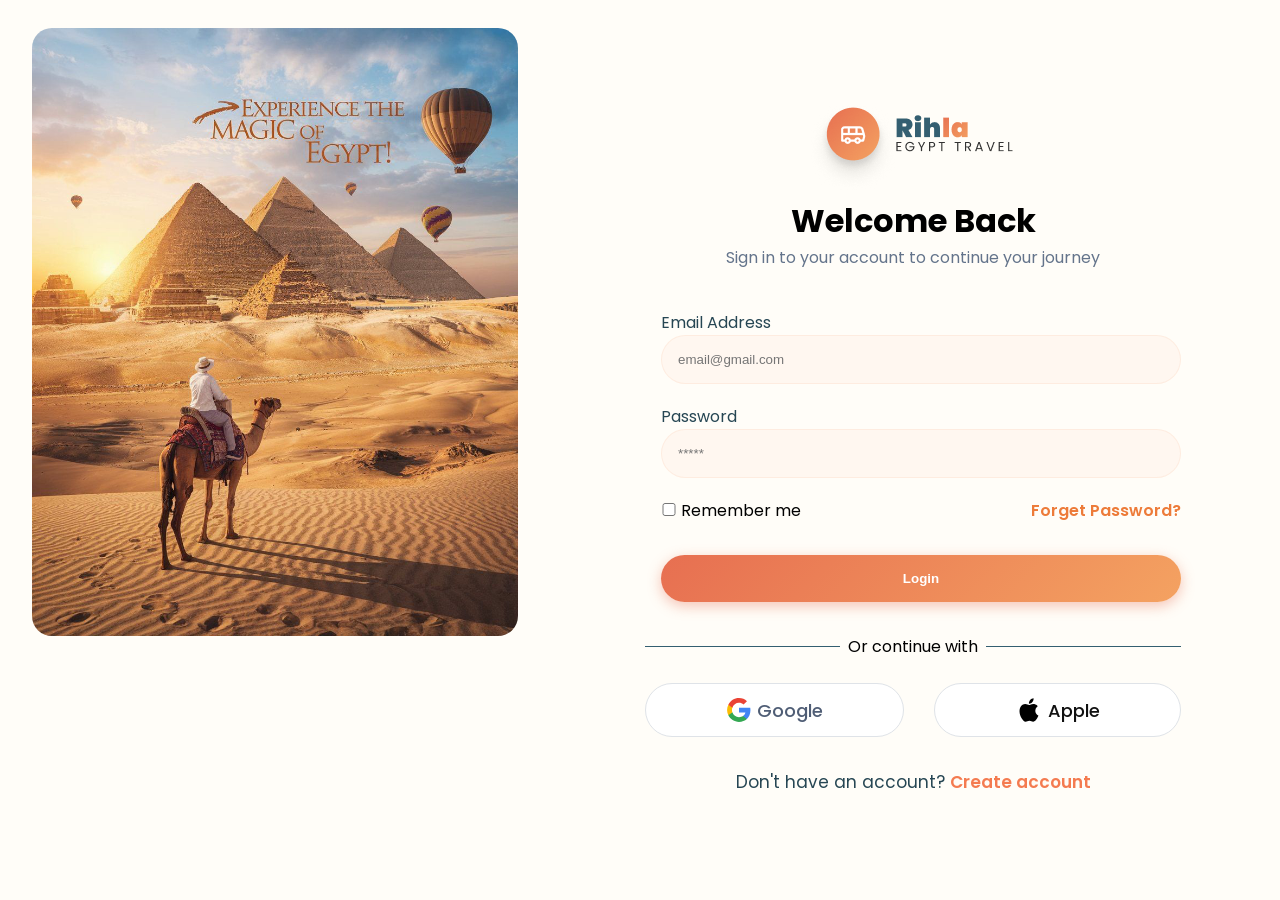
<file: login.html>
<!doctype html>
<html lang="en">
  <head>
    <meta charset="UTF-8" />
    <meta name="viewport" content="width=device-width, initial-scale=1.0" />
    <title>Rihla_login</title>
    <!-- Fonts  -->
    <link rel="preconnect" href="https://fonts.googleapis.com" />
    <link rel="preconnect" href="https://fonts.gstatic.com" crossorigin />
    <link
      href="https://fonts.googleapis.com/css2?family=Poppins:ital,wght@0,100;0,200;0,300;0,400;0,500;0,600;0,700;0,800;0,900;1,100;1,200;1,300;1,400;1,500;1,600;1,700;1,800;1,900&display=swap"
      rel="stylesheet"
    />
    <!-- links  -->

    <link rel="stylesheet" href="./css/auth.css" />
  </head>
  <body>
    <main class="auth-page login-page">
      <div class="auth-card">
        <div class="auth-img">
          <img src="./imgs/auth-img.png" alt="The pyramids of Giza at sunset" />
        </div>
        <div class="auth-content">
          <div class="auth-header">
            <div class="auth-logo">
              <img src="./imgs/Logo.png" alt="brand Rihla" />
            </div>
            <div class="auth-heading">
              <h1>Welcome Back</h1>
              <p>Sign in to your account to continue your journey</p>
            </div>
          </div>

          <form class="auth-form">
            <div class="auth-field">
              <label for="email">Email Address</label>
              <input
                type="email"
                id="email"
                name="email"
                placeholder="email@gmail.com"
                autocomplete="email"
                required
              />
            </div>
            <div class="auth-field">
              <label for="password">Password</label>
              <input
                type="password"
                id="password"
                name="password"
                placeholder="*****"
                autocomplete="current-password"
                required
              />
            </div>

            <div class="auth-form-options">
              <label class="auth-check">
                <input type="checkbox" name="remember" />
                Remember me
              </label>
              <a href="./forgetPassword.html">Forget Password?</a>
            </div>
            <button type="submit" class="auth-btn">
              <a href="./index.html">Login</a>
            </button>
          </form>

          <div class="auth-divider">
            <span>Or continue with</span>
          </div>

          <div class="auth-social">
            <button type="button" class="social-btn">
              <img src="./icons/google.svg" alt="Google icon" />
              <span>Google</span>
            </button>

            <button type="button" class="social-btn social-btn--apple">
              <img src="./icons/apple.svg" alt="Apple icon" />
              <span>Apple</span>
            </button>
          </div>

          <p class="auth-switch">
            Don't have an account?
            <a href="./signup.html">Create account</a>
          </p>
        </div>
      </div>
    </main>
  </body>
</html>
</file>
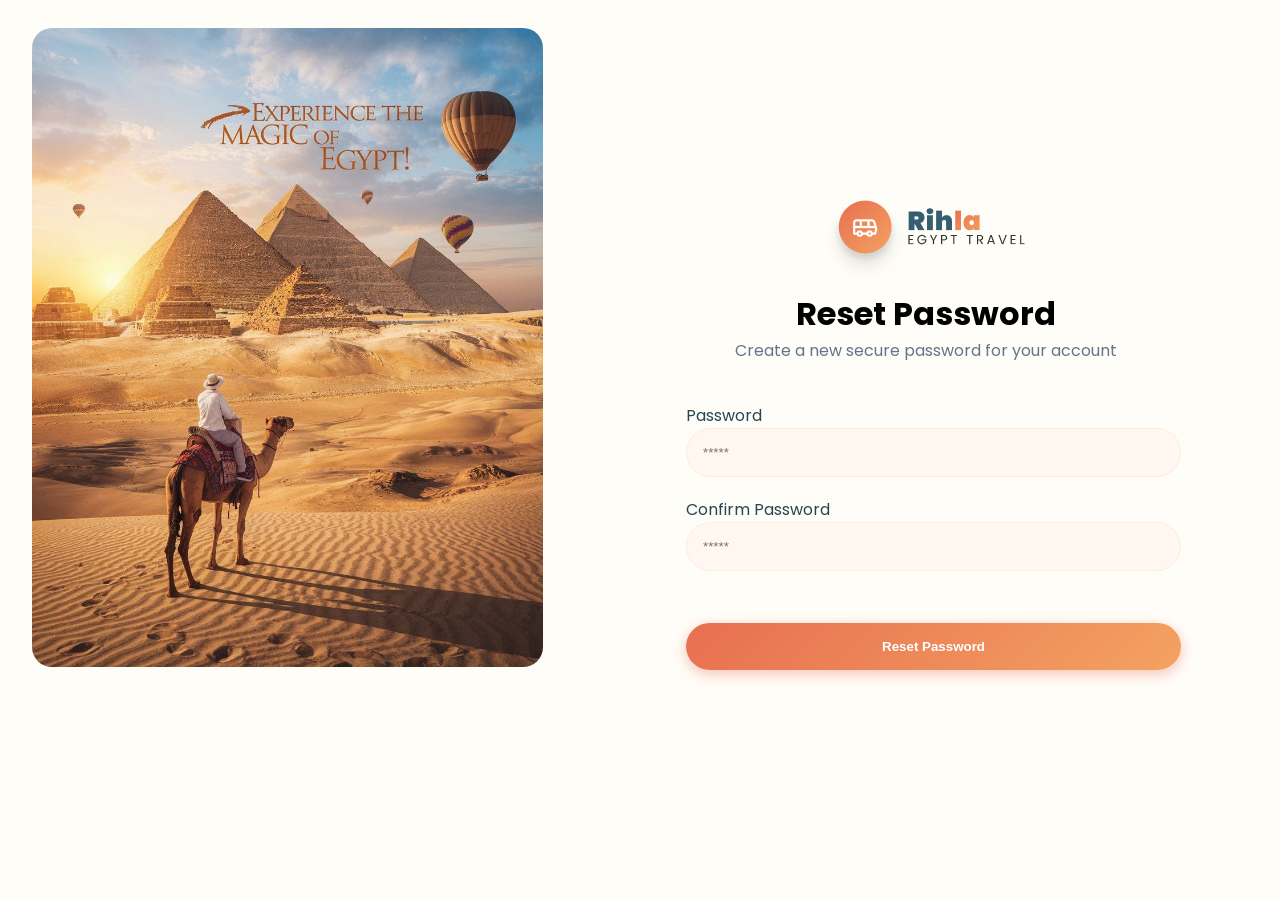
<file: restPassword.html>
<!doctype html>
<html lang="en">
  <head>
    <meta charset="UTF-8" />
    <meta name="viewport" content="width=device-width, initial-scale=1.0" />
    <title>Rihla_signup</title>
    <!-- Fonts  -->
    <link rel="preconnect" href="https://fonts.googleapis.com" />
    <link rel="preconnect" href="https://fonts.gstatic.com" crossorigin />
    <link
      href="https://fonts.googleapis.com/css2?family=Poppins:ital,wght@0,100;0,200;0,300;0,400;0,500;0,600;0,700;0,800;0,900;1,100;1,200;1,300;1,400;1,500;1,600;1,700;1,800;1,900&display=swap"
      rel="stylesheet"
    />
    <!-- links  -->

    <link rel="stylesheet" href="./css/auth.css" />
  </head>
  <body>
    <main class="auth-page signup-page">
      <div class="auth-card">
        <div class="auth-img">
          <img src="./imgs/auth-img.png" alt="The pyramids of Giza at sunset" />
        </div>
        <div class="auth-content">
          <div class="auth-header">
            <div class="auth-logo">
              <img src="./imgs/Logo.png" alt="brand Rihla" />
            </div>
            <div class="auth-heading">
              <h1>Reset Password</h1>
              <p>Create a new secure password for your account</p>
            </div>
          </div>

          <form class="auth-form">
            <div class="auth-field">
              <label for="password">Password</label>
              <input
                type="password"
                id="password"
                name="password"
                placeholder="*****"
                autocomplete="current-password"
                required
              />
            </div>
            <div class="auth-field">
              <label for="confirm-pass">Confirm Password</label>
              <input
                type="password"
                id="confirm-pass"
                name="confirm-password"
                placeholder="*****"
                required
              />
            </div>
            <button type="submit" class="auth-btn">
              <a href="./login.html">Reset Password</a>
            </button>
          </form>
        </div>
      </div>
    </main>
  </body>
</html>
</file>
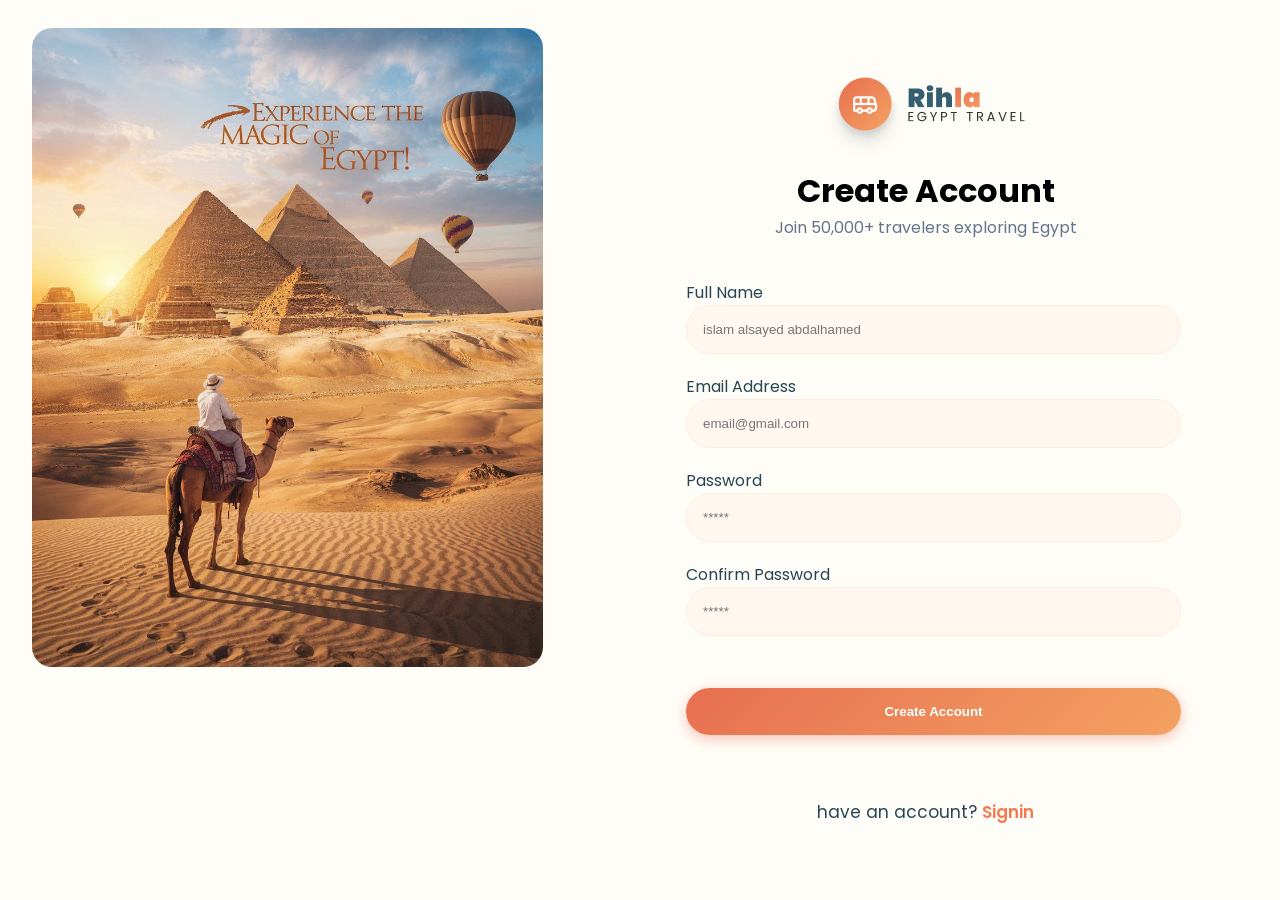
<file: signup.html>
<!doctype html>
<html lang="en">
  <head>
    <meta charset="UTF-8" />
    <meta name="viewport" content="width=device-width, initial-scale=1.0" />
    <title>Rihla_signup</title>
    <!-- Fonts  -->
    <link rel="preconnect" href="https://fonts.googleapis.com" />
    <link rel="preconnect" href="https://fonts.gstatic.com" crossorigin />
    <link
      href="https://fonts.googleapis.com/css2?family=Poppins:ital,wght@0,100;0,200;0,300;0,400;0,500;0,600;0,700;0,800;0,900;1,100;1,200;1,300;1,400;1,500;1,600;1,700;1,800;1,900&display=swap"
      rel="stylesheet"
    />
    <!-- links  -->

    <link rel="stylesheet" href="./css/auth.css" />
  </head>
  <body>
    <main class="auth-page signup-page">
      <div class="auth-card">
        <div class="auth-img">
          <img src="./imgs/auth-img.png" alt="The pyramids of Giza at sunset" />
        </div>
        <div class="auth-content">
          <div class="auth-header">
            <div class="auth-logo">
              <img src="./imgs/Logo.png" alt="brand Rihla" />
            </div>
            <div class="auth-heading">
              <h1>Create Account</h1>
              <p>Join 50,000+ travelers exploring Egypt</p>
            </div>
          </div>

          <form class="auth-form">
            <div class="auth-field">
              <label for="name">Full Name</label>
              <input
                type="text"
                name="fullName"
                id="name"
                required
                placeholder="islam alsayed abdalhamed"
              />
            </div>
            <div class="auth-field">
              <label for="email">Email Address</label>
              <input
                type="email"
                id="email"
                name="email"
                placeholder="email@gmail.com"
                autocomplete="email"
                required
              />
            </div>
            <div class="auth-field">
              <label for="password">Password</label>
              <input
                type="password"
                id="password"
                name="password"
                placeholder="*****"
                autocomplete="current-password"
                required
              />
            </div>
            <div class="auth-field">
              <label for="confirm-pass">Confirm Password</label>
              <input
                type="password"
                id="confirm-pass"
                name="confirm-password"
                placeholder="*****"
                required
              />
            </div>
            <button type="submit" class="auth-btn">Create Account</button>
          </form>

          <p class="auth-switch">
            have an account?
            <a href="./login.html">Signin</a>
          </p>
        </div>
      </div>
    </main>
  </body>
</html>
</file>
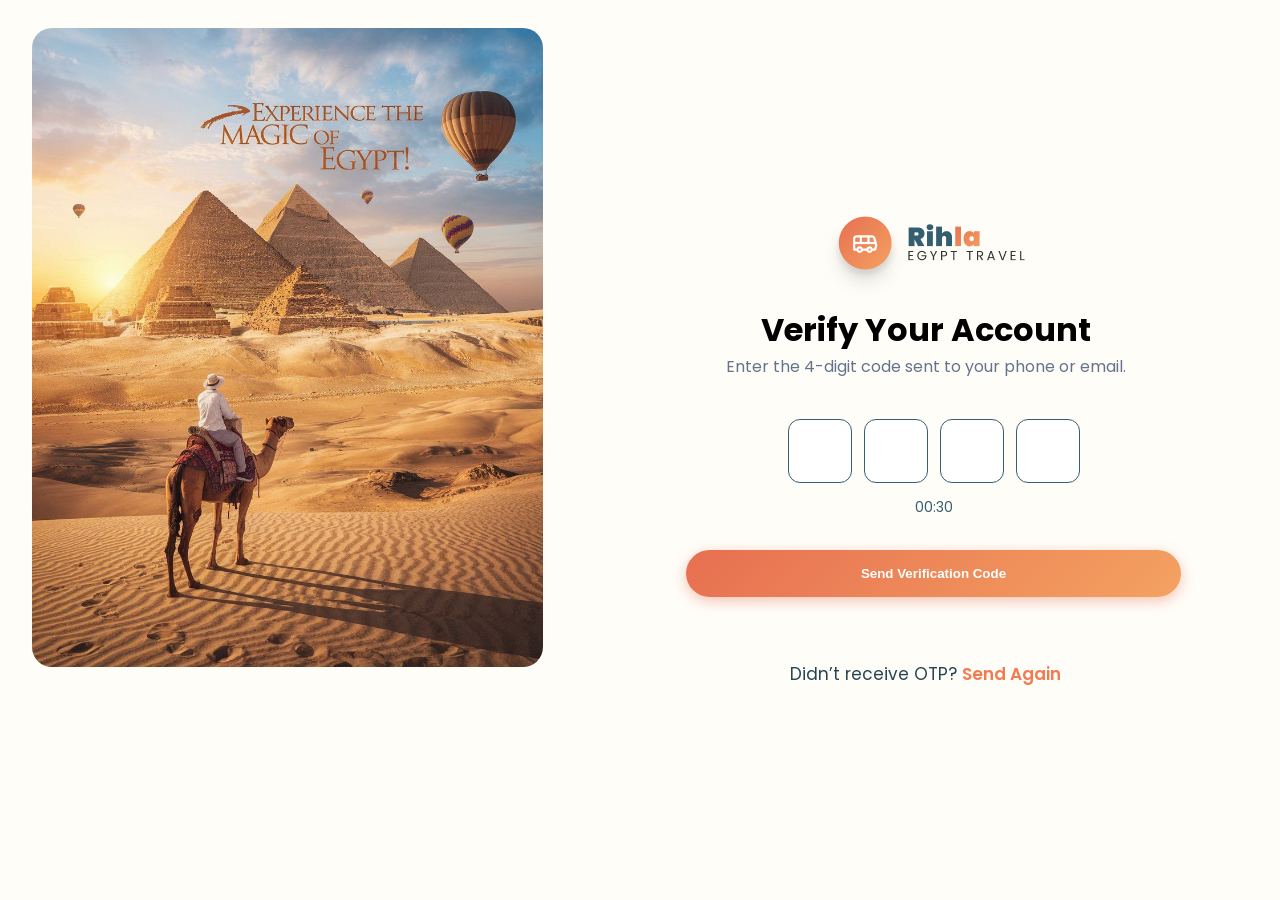
<file: verfiyPage.html>
<!doctype html>
<html lang="en">
  <head>
    <meta charset="UTF-8" />
    <meta name="viewport" content="width=device-width, initial-scale=1.0" />
    <title>Rihla_login</title>
    <!-- Fonts  -->
    <link rel="preconnect" href="https://fonts.googleapis.com" />
    <link rel="preconnect" href="https://fonts.gstatic.com" crossorigin />
    <link
      href="https://fonts.googleapis.com/css2?family=Poppins:ital,wght@0,100;0,200;0,300;0,400;0,500;0,600;0,700;0,800;0,900;1,100;1,200;1,300;1,400;1,500;1,600;1,700;1,800;1,900&display=swap"
      rel="stylesheet"
    />
    <!-- links  -->

    <link rel="stylesheet" href="./css/auth.css" />
  </head>
  <body>
    <main class="auth-page verfiy-page">
      <div class="auth-card">
        <div class="auth-img">
          <img src="./imgs/auth-img.png" alt="The pyramids of Giza at sunset" />
        </div>
        <div class="auth-content">
          <div class="auth-header">
            <div class="auth-logo">
              <img src="./imgs/Logo.png" alt="brand Rihla" />
            </div>
            <div class="auth-heading">
              <h1>Verify Your Account</h1>
              <p>Enter the 4-digit code sent to your phone or email.</p>
            </div>
          </div>

          <form class="auth-form verfiy-form">
            <div class="otp-inputs">
                <input type="text"
                  class="otp-input"
                  inputmode="numeric"
                  maxlength="1"
                  autocomplete="onee-time-code"
                  aria-label="verification digit 1" 
                />
                <input type="text"
                  class="otp-input"
                  inputmode="numeric"
                  maxlength="1"
                  aria-label="verification digit 2" 
                />
                <input type="text"
                  class="otp-input"
                  inputmode="numeric"
                  maxlength="1"
                  aria-label="verification digit 3" 
                />
                <input type="text"
                  class="otp-input"
                  inputmode="numeric"
                  maxlength="1"
                  aria-label="verification digit 4" 
                />
            </div>
            <p class="otp-timer" aria-live="polite">00:30</p>
            <button type="submit" class="auth-btn">
                <a href="./restPassword.html">Send Verification Code</a>
            </button>
          </form>

          <p class="auth-switch">
            Didn’t receive OTP?
            <a href="./signup.html">Send Again</a>
          </p>
        </div>
      </div>
    </main>
  </body>
</html>
</file>
<file: css/home.css>
* {
  padding: 0;
  margin: 0;
  box-sizing: border-box;
}

body {
  background: #fffdf8;
  color: #264653;
  font-family: "Poppins", sans-serif;
  font-size: 16px;
}

a {
  color: inherit;
  text-decoration: none;
}

button, input, select {
  font: inherit;
}

button {
  cursor: pointer;
}

img {
  display: block;
  max-width: 100%;
}

h1, h2, h3, p {
  margin: 0;
}


/* Shared buttons and icons */
.icon {
  width: 20px;
  height: 20px;
  display: inline-block;
  flex-shrink: 0;
}

.button {
  display: inline-flex;
  align-items: center;
  justify-content: center;
  gap: 8px;
  height: 56px;
  padding: 0 24px;
  border-radius: 100px;
  font-size: 16px;
  font-weight: 600;
  white-space: nowrap;
  border: 1px solid transparent;
}

.button-primary {
  color: white;
  background: #f0925c;
  box-shadow: 0 4px 12px #e76f5133;
}

.button-primary:hover {
  box-shadow: 0 6px 18px #e76f514d;
}

.button-outline {
  border-color: #88b6c9;
  color: #345f71;
  background: #fff;
}

.button-outline:hover {
  background: #f1f7f9;
}

.button-glass {
  color: white;
  border-color: white;
  background: #ffffff05;
}

.section-shell {
  width: 92%;
  max-width: 1280px;
  margin-left: auto;
  margin-right: auto;
}


/* Navigation */
.site-header {
  height: 96px;
  background: white;
}

.navigation {
  height: 100%;
  max-width: 1280px;
  width: 89%;
  margin: auto;
  display: flex;
  align-items: center;
  justify-content: space-between;
  position: relative;
}

.brand img {
  width: 158px;
  height: 56px;
}

.nav-links {
  display: flex;
  align-items: center;
  gap: 32px;
  position: absolute;
  left: 393px;
}

.nav-links a {
  font-weight: 600;
  color: #345f71;
  padding: 8px 16px;
  line-height: 24px;
}

.nav-links a.active {
  color: #ed7b39;
  background: #f0925c33;
  border-radius: 100px;
}

.nav-links a:hover {
  color: #ed7b39;
}

.nav-actions {
  display: flex;
  gap: 16px;
}

.nav-actions .button {
  height: 48px;
  font-size: 16px;
  padding: 0 16px;
  min-width: 134px;
}

.nav-actions .icon {
  width: 16px;
  height: 16px;
}


/* Hero and search */
.hero {
  height: 792px;
  position: relative;
  color: white;
}

.hero-image, .hero-shade {
  position: absolute;
  top: 0;
  left: 0;
  width: 100%;
  height: 100%;
  object-fit: cover;
  object-position: center;
}

.hero-shade {
  background: #152331;
  opacity: 0.55;
}

.hero-inner {
  width: 89%;
  max-width: 1280px;
  margin: auto;
  position: relative;
  padding-top: 124px;
  display: flex;
  justify-content: space-between;
  align-items: flex-start;
}

.hero-copy {
  width: 768px;
}

.hero-badge {
  display: inline-flex;
  align-items: center;
  gap: 8px;
  padding: 8px 16px;
  height: 38px;
  font-size: 14px;
  line-height: 20px;
  border: 1px solid #f0925c80;
  background: #1e293b99;
  border-radius: 100px;
  color: #cbd5e1;
}

.badge-dot {
  width: 8px;
  height: 8px;
  border-radius: 50%;
  background: #ed7b39;
}

.hero h1 {
  font-size: 60px;
  font-weight: 800;
  line-height: 1;
  letter-spacing: -0.8px;
  margin-top: 25px;
}

.hero-description {
  font-size: 18px;
  line-height: 26px;
  margin-top: 16px;
}

.hero-actions {
  display: flex;
  gap: 16px;
  margin-top: 40px;
}

.hero-actions .button {
  width: 205.5px;
}

.hero-stats {
  width: 208px;
  height: 217px;
  margin: 82px 50px 0 0;
  padding: 24px;
  border: 1px solid #ffffff1a;
  border-radius: 16px;
  background: #1e293b99;
  display: flex;
  flex-direction: column;
  gap: 16px;
}

.stat {
  display: flex;
  gap: 12px;
  align-items: center;
}

.stat-bar {
  width: 8px;
  height: 32px;
  border-radius: 4px;
}

.blue {
  background: #88b6c9;
}

.green {
  background: #1fc16b;
}

.orange {
  background: #f0925c;
}

.stat strong {
  display: block;
  font-size: 18px;
  line-height: 27px;
  font-weight: 700;
}

.stat div span {
  display: block;
  font-size: 12px;
  line-height: 18px;
  color: #cbd5e1;
}

.trip-search {
  position: absolute;
  z-index: 2;
  bottom: -47px;
  left: 0;
  width: 90%;
  max-width: 1179px;
  min-height: 96px;
  padding: 19px 31px;
  background: white;
  border-radius: 100px;
  display: flex;
  flex-wrap: wrap;
  gap: 16px;
  box-shadow: 0 5px 16px #e76f511a;
  border: 1px solid #f0925c40;
  right: 0;
  margin: auto;
}

.search-field {
  height: 56px;
  border-radius: 100px;
  display: flex;
  align-items: center;
  gap: 12px;
  background: #fdf9f8;
  padding: 0 16px;
  position: relative;
  color: #f47737;
  min-width: 0;
  flex: 1;
}

.search-field input, .search-field select {
  background: transparent;
  outline: 0;
  border: 0;
  width: 100%;
  min-width: 0;
  color: #8e8e9b;
  font-size: 16px;
  padding: 0;
  height: 100%;
}

.search-field select {
  cursor: pointer;
}

.trip-search .button {
  padding: 0 16px;
  width: 167px;
}


/* Headings and route cards */
.section-heading {
  text-align: center;
}

.section-badge {
  height: 32px;
  display: inline-flex;
  align-items: center;
  gap: 6px;
  background: #f0925c26;
  color: #ea6316;
  border-radius: 100px;
  padding: 6px 16px;
  font-size: 14px;
  font-weight: 500;
  line-height: 20px;
}

.section-badge .icon {
  height: 16px;
  width: 16px;
}

.section-heading h2 {
  font-size: 44px;
  font-weight: 800;
  line-height: 58px;
  letter-spacing: -0.8px;
  margin-top: 15.5px;
}

.section-heading p {
  font-size: 18px;
  line-height: 26px;
  color: #8e8e8e;
  margin-top: 8px;
}

.routes {
  padding-top: 111px;
}

.trip-list {
  display: flex;
  flex-wrap: wrap;
  margin-top: 48px;
  justify-content: space-between;
  gap: 32px 0;
}

.trip-card {
  background: white;
  border: 1px solid #e9e4da;
  border-radius: 20px;
  overflow: hidden;
  box-shadow: 0 4px 12px #2646530a;
  height: 435.342px;
  width: 32.26%;
}

.trip-photo {
  width: 100%;
  height: 220px;
  object-fit: cover;
  object-position: center;
}

.trip-card-body {
  padding: 23px 23px 24px;
}

.trip-top {
  display: flex;
  justify-content: space-between;
  gap: 8px;
}

.trip-top h3 {
  font-size: 18px;
  line-height: 27px;
  font-weight: 700;
  color: #345f71;
}

.trip-top p {
  font-size: 14px;
  line-height: 21px;
  color: #777;
  margin-top: 4px;
}

.price {
  text-align: right;
}

.price strong {
  color: #ea6316;
  font-size: 24px;
  line-height: 30px;
  font-weight: 600;
}

.price span {
  display: block;
  font-size: 12px;
  line-height: 18px;
  color: #777;
}

.trip-meta {
  display: flex;
  align-items: center;
  justify-content: space-between;
  gap: 8px;
  margin-top: 16px;
  height: 32px;
}

.rating {
  display: flex;
  align-items: center;
  gap: 8px;
  font-size: 12px;
  white-space: nowrap;
  color: #345f71;
}

.stars {
  display: inline-flex;
  gap: 3px;
  color: #f58345;
}

.stars .icon {
  width: 16px;
  height: 16px;
}

.rating small {
  font-size: 12px;
  color: #777;
}

.seats {
  padding: 7px 9px;
  border-radius: 100px;
  background: #1fc16b1a;
  color: #1fc16b;
  font-size: 12px;
  white-space: nowrap;
}

.trip-card-actions {
  margin-top: 24px;
  display: flex;
  flex-wrap: nowrap;
  gap: 8px;
}

.trip-card-actions .button {
  height: 48px;
  font-size: 14px;
  padding: 0 12px;
  flex: 1;
}

.section-action {
  display: flex;
  justify-content: center;
  margin-top: 48px;
}

.section-action .button {
  min-width: 228px;
  box-shadow: 0 4px 10px #26465308;
}


/* Benefits */
.benefits {
  margin-top: 100px;
  background: #264653;
  color: white;
  position: relative;
  overflow: hidden;
  padding: 80px 0 79.8px;
  min-height: 633px;
}

.benefits-inner {
  position: relative;
  width: 89%;
  max-width: 1280px;
  margin: auto;
}

.benefits .section-badge {
  background: #f0925c33;
  color: #f4a261;
  border: 1px solid #f0925c4d;
  height: 33px;
  font-size: 13px;
}

.benefits .section-heading h2 {
  margin-top: 16px;
}

.benefits .section-heading p {
  margin-top: 16px;
  color: #ffffffa6;
  font-size: 17px;
  line-height: 25.5px;
}

.benefit-list {
  display: flex;
  flex-wrap: wrap;
  gap: 20px 0;
  margin-top: 54px;
  justify-content: space-between;
}

.benefit-card {
  border: 1px solid #ffffff0f;
  border-radius: 20px;
  background: #ffffff0d;
  padding: 32px 24px;
  min-height: 245px;
  width: 23.83%;
}

.benefit-icon {
  width: 52px;
  height: 52px;
  display: flex;
  align-items: center;
  justify-content: center;
  border-radius: 14px;
}

.benefit-icon .icon {
  width: 24px;
  height: 24px;
}

.bus {
  background: #ffeadb;
  color: #f06a25;
}

.booking {
  background: #e3f4f6;
  color: #4898b2;
}

.secure {
  background: #e3f6ed;
  color: #ff3c4d;
}

.destination {
  background: #fef9e7;
  color: #e9b84b;
}

.benefit-card h3 {
  font-size: 18px;
  font-weight: 700;
  line-height: 25.2px;
  margin-top: 20px;
}

.benefit-card p {
  font-size: 16px;
  line-height: 24px;
  margin-top: 10px;
  color: #ffffff99;
}


/* Destinations */
.destinations {
  margin-top: 100.185px;
}

.destination-list {
  margin-top: 48px;
  display: flex;
  flex-wrap: wrap;
  justify-content: space-between;
  gap: 40px 0;
}

.destination-card {
  display: block;
  position: relative;
  height: 360px;
  overflow: hidden;
  border-radius: 16px;
  color: white;
  width: 32.26%;
}

.destination-card img {
  width: 100%;
  height: 100%;
  object-fit: cover;
}

.heritage {
  position: absolute;
  left: 16px;
  top: 16px;
  padding: 5px 16px;
  line-height: 15px;
  font-size: 11px;
  background: #fffffff0;
  color: #41788e;
  border-radius: 100px;
  z-index: 1;
}

.destination-info {
  position: absolute;
  left: 20px;
  right: 20px;
  bottom: 21px;
  z-index: 1;
}

.destination-info .rating {
  color: #cbd5e1;
  font-size: 13px;
  margin-bottom: 4px;
}

.destination-info .rating small {
  color: #cbd5e1;
  font-size: 13px;
}

.destination-info h3 {
  font-size: 20px;
  font-weight: 700;
  line-height: 30px;
}

.destination-info p {
  font-size: 16px;
  line-height: 24px;
  color: #cbd5e1;
}

.destination-info span {
  display: block;
  color: #f0925c;
  font-size: 14px;
  font-weight: 600;
  line-height: 21px;
  margin-top: 4px;
}


/* Adventure banner */
.adventure {
  max-width: 1284px;
  display: flex;
  flex-wrap: nowrap;
  height: 425.462px;
  border-radius: 32px;
  overflow: hidden;
  background: #264653;
  margin-top: 100px;
  position: relative;
  color: white;
}

.adventure-art {
  overflow: hidden;
  height: 100%;
  width: 459px;
  flex-shrink: 0;
}

.adventure-art img {
  max-width: none;
  width: 459px;
  height: 425.462px;
}

.adventure-content {
  display: flex;
  flex-direction: column;
  align-items: center;
  justify-content: center;
  text-align: center;
  position: relative;
  z-index: 1;
  padding: 24px;
  flex: 1;
}

.adventure-content h2 {
  font-size: 44px;
  font-weight: 800;
  letter-spacing: -0.7px;
  line-height: 57.5px;
}

.adventure-content p {
  font-size: 17px;
  line-height: 25.5px;
  color: #ffffffa6;
  margin-top: 16px;
}

.adventure-content .button {
  margin-top: 18px;
  min-width: 218px;
  font-size: 14px;
}


/* Traveler stories */
.stories {
  margin-top: 100px;
  max-width: 1283px;
}

.story-list {
  display: flex;
  flex-wrap: wrap;
  gap: 20px 0;
  margin-top: 48px;
  justify-content: space-between;
}

.story-card {
  height: 334px;
  background: white;
  border: 1px solid #e9e4da1a;
  border-radius: 20px;
  padding: 28px;
  display: flex;
  flex-direction: column;
  width: 23.77%;
}

.quote-icon {
  display: flex;
  align-items: center;
  justify-content: center;
  width: 40px;
  height: 40px;
  background: #fbeee9;
  color: #e76f51;
  border-radius: 10px;
  flex-shrink: 0;
}

.quote-icon .icon {
  width: 18px;
  height: 18px;
}

.story-text {
  font-size: 14px;
  line-height: 20px;
  margin: 24px 0 0;
  color: #264653;
  flex: 1;
}

.story-person {
  display: flex;
  align-items: center;
  gap: 10px;
  border-top: 1px solid #e9e4da;
  padding-top: 16px;
  margin: 16px 4px 0;
}

.story-person img {
  width: 40px;
  height: 40px;
  object-fit: cover;
  object-position: 50% 32%;
  border-radius: 8px;
}

.person-name {
  white-space: nowrap;
}

.person-name strong {
  display: block;
  font-size: 14px;
  line-height: 20px;
}

.person-name span {
  font-size: 12px;
  line-height: 18px;
  display: block;
}

.story-rating {
  margin-left: auto;
  text-align: right;
  white-space: nowrap;
}

.story-rating .stars {
  gap: 2px;
}

.story-rating .icon {
  width: 13px;
  height: 13px;
  color: #f4a261;
}

.story-rating span {
  display: block;
  font-size: 10px;
  line-height: 15px;
}


/* Footer */
.site-footer {
  margin-top: 126.35px;
  background: #264653;
  color: white;
  min-height: 455.5px;
}

.footer-inner {
  max-width: 1232px;
  width: 89%;
  margin: auto;
  padding: 64px 0 47.5px;
  display: flex;
  flex-wrap: wrap;
  gap: 0;
  min-height: 395px;
  justify-content: space-between;
}

.footer-brand a {
  display: block;
  margin-left: -8px;
}

.footer-brand img {
  width: 158px;
  height: 56px;
}

.footer-brand p {
  font-size: 14px;
  line-height: 24px;
  margin-top: 16px;
}

.social-links {
  display: flex;
  gap: 12px;
  margin-top: 24px;
}

.social-links a {
  display: flex;
  align-items: center;
  justify-content: center;
  width: 36px;
  height: 36px;
  border-radius: 8px;
  background: #ffffff1a;
}

.social-links .icon {
  width: 16px;
  height: 16px;
}

.social-links a:hover {
  background: #ffffff33;
}

.footer-column h3, .footer-contact h3 {
  font-size: 16px;
  font-weight: 600;
  line-height: 24px;
  margin: 0 0 24px;
}

.footer-column {
  padding-top: 2px;
  display: flex;
  flex-direction: column;
  align-items: flex-start;
  gap: 12px;
  width: 23%;
}

.footer-column h3 {
  margin-bottom: 12px;
}

.footer-column a {
  font-size: 14px;
  line-height: 21px;
}

.footer-column a:hover, .contact-line:hover {
  color: #f4a261;
}

.footer-contact {
  padding-top: 2px;
  width: 20%;
}

.contact-line {
  display: flex;
  align-items: center;
  gap: 12px;
  font-size: 14px;
  line-height: 21px;
  margin-bottom: 16px;
}

.contact-icon {
  display: flex;
  align-items: center;
  justify-content: center;
  width: 32px;
  height: 32px;
  border-radius: 8px;
  background: #e76f5133;
  color: #f4a261;
  flex-shrink: 0;
  padding: 9px;
}

.contact-icon .icon {
  width: 14px;
  height: 14px;
}

#newsletter label {
  font-size: 13px;
  display: block;
  line-height: 20px;
  margin-bottom: 12px;
}

.newsletter-row {
  display: flex;
  gap: 8px;
}

.newsletter-row input {
  min-width: 0;
  width: 100%;
  height: 41.5px;
  background: #ffffff14;
  border: 1px solid #ffffff26;
  border-radius: 10px;
  padding: 0 16px;
  font-size: 12px;
  color: white;
}

.newsletter-row .button {
  height: 41.5px;
  font-size: 12px;
  border-radius: 10px;
  padding: 0 16px;
  box-shadow: none;
}

.footer-bottom {
  border-top: 1px solid #ffffff1a;
  min-height: 60.5px;
}

.footer-bottom-inner {
  width: 89%;
  max-width: 1280px;
  margin: auto;
  display: flex;
  align-items: center;
  justify-content: space-between;
  min-height: 59.5px;
  font-size: 13px;
}

.legal-links {
  display: flex;
  gap: 24px;
  margin-right: 128px;
}

.legal-links a {
  background: none;
  border: 0;
  padding: 0;
  font-size: 13px;
  color: white;
}

.legal-links a:hover {
  color: #f4a261;
}

.orange-text {
  color: #f0925c;
}

.footer-brand {
  width: 23%;
}

.benefits-circle {
  position: absolute;
  width: 400px;
  height: 400px;
  border-radius: 50%;
  background: #3c5157;
  right: -70px;
  top: -80px;
}

.adventure-circle {
  position: absolute;
  width: 400px;
  height: 400px;
  border-radius: 50%;
  background: #3c5157;
  bottom: -210px;
  right: -160px;
}

.destination-shade {
  position: absolute;
  left: 0;
  bottom: 0;
  width: 100%;
  height: 135px;
  opacity: 0.75;
}

.hero h1 .orange-text {
  display: inline-block;
  margin-top: 8px;
}


@media (min-width: 1201px) {
  .nav-links {
    left: 393.5px;
  }

}

@media (min-width: 1400px) {
  .adventure {
    left: -13px;
  }

  .footer-inner {
    height: 395px;
    min-height: 395px;
    gap: 0;
  }

  .routes, .destinations, .stories, .adventure {
    position: relative;
    left: -13px;
  }

}

@media (max-width: 1200px) {
  .navigation, .hero-inner, .benefits-inner, .footer-inner {
    width: 92%;
  }

  .nav-links {
    gap: 8px;
    position: static;
  }

  .hero h1 {
    font-size: 52px;
  }

  .hero-copy {
    width: 70%;
  }

  .hero-stats {
    margin-right: 0;
  }

  .hero-description {
    font-size: 16px;
  }

  .trip-search {
    width: 92%;
    padding: 20px;
    gap: 12px;
  }

  .search-field {
    padding: 0 12px;
    gap: 8px;
  }

  .search-field input, .search-field select {
    font-size: 14px;
  }

  .section-shell {
    width: 92%;
  }

  .section-heading h2 {
    font-size: 38px;
  }

  .trip-card-body {
    padding: 20px 16px;
  }

  .trip-top h3 {
    font-size: 16px;
  }

  .trip-card-actions .button {
    padding: 0 8px;
  }

  .rating {
    gap: 5px;
  }

  .stars {
    gap: 1px;
  }

  .stars .icon {
    width: 14px;
    height: 14px;
  }

  .seats {
    font-size: 10px;
    padding: 7px;
  }

  .benefit-card {
    padding: 28px 20px;
  }

  .benefit-card h3 {
    font-size: 16px;
  }

  .benefit-card p {
    font-size: 14px;
  }

  .adventure-art img {
    width: 100%;
    height: 100%;
    object-fit: cover;
  }

  .adventure-content h2 {
    font-size: 36px;
    line-height: 46px;
  }

  .adventure-content p {
    font-size: 15px;
  }

  .story-card {
    padding: 24px 20px;
    height: auto;
    min-height: 334px;
  }

  .story-person {
    gap: 6px;
    margin-left: 0;
    margin-right: 0;
    flex-wrap: wrap;
  }

  .story-rating {
    margin-left: auto;
  }

  .person-name strong {
    font-size: 12px;
  }

  .person-name span {
    font-size: 10px;
  }

  .footer-inner {
    gap: 24px;
  }

  .legal-links {
    margin-right: 0;
  }

  .footer-bottom-inner {
    width: 92%;
  }

  .adventure-art {
    width: 36%;
  }

  .footer-brand, .footer-column {
    width: 23%;
  }

  .footer-contact {
    width: 25%;
  }

}

@media (max-width: 900px) {
  .navigation {
    width: 90%;
  }

  .nav-links {
    position: static;
    gap: 0;
  }

  .nav-links a {
    padding: 8px 12px;
    font-size: 14px;
  }

  .nav-actions {
    gap: 8px;
  }

  .nav-actions .button {
    min-width: 0;
    font-size: 13px;
    padding: 0 14px;
  }

  .brand img {
    width: 138px;
  }

  .hero-inner {
    width: 92%;
    padding-top: 100px;
  }

  .hero h1 {
    font-size: 44px;
  }

  .hero-description br {
    display: none;
  }

  .hero-stats {
    width: 180px;
    padding: 20px;
    margin-top: 75px;
  }

  .hero-copy {
    width: 65%;
  }

  .hero-actions .button {
    width: auto;
    padding: 0 20px;
    font-size: 14px;
  }

  .trip-search {
    border-radius: 24px;
    bottom: -88px;
    flex-wrap: wrap;
    gap: 12px;
  }

  .routes {
    padding-top: 148px;
  }

  .benefits {
    min-height: 0;
    padding: 64px 0;
  }

  .benefit-card {
    min-height: 225px;
  }

  .adventure {
    height: auto;
    min-height: 360px;
  }

  .adventure-content {
    padding: 30px 18px;
  }

  .adventure-content h2 {
    font-size: 30px;
    line-height: 40px;
  }

  .adventure-content br {
    display: none;
  }

  .adventure-art img {
    min-height: 360px;
  }

  .story-person {
    flex-wrap: nowrap;
  }

  .footer-inner {
    gap: 48px 0;
    padding: 56px 0;
  }

  .footer-bottom-inner {
    gap: 16px;
    flex-wrap: wrap;
    padding: 20px 0;
  }

  .stories, .destinations, .adventure {
    margin-top: 80px;
  }

  .site-footer {
    margin-top: 80px;
  }

  .search-field {
    flex: none;
    width: 48.5%;
  }

  .trip-search .button {
    width: 48.5%;
  }

  .trip-card, .destination-card, .benefit-card, .story-card {
    width: 48.5%;
  }

  .adventure-art {
    width: 38%;
  }

  .footer-brand, .footer-column, .footer-contact {
    width: 46%;
  }

}

@media (max-width: 640px) {
  .site-header {
    height: auto;
    min-height: 128px;
    padding: 16px 0;
  }

  .navigation {
    width: 92%;
    display: flex;
    flex-wrap: wrap;
    gap: 12px 0;
  }

  .brand img {
    width: 130px;
    height: auto;
  }

  .nav-links {
    display: flex;
    position: static;
    background: white;
    z-index: 5;
    padding: 0;
    box-shadow: none;
    flex-direction: row;
    align-items: stretch;
    gap: 0;
    order: 3;
    width: 100%;
    justify-content: center;
  }

  .nav-actions .signin {
    display: none;
  }

  .nav-actions .button {
    height: 42px;
    font-size: 12px;
    padding: 0 12px;
  }

  .nav-actions .icon {
    width: 14px;
    height: 14px;
  }

  .hero {
    height: 740px;
  }

  .hero-image {
    object-position: 62% center;
  }

  .hero-inner {
    width: 90%;
    padding-top: 56px;
    display: flex;
    flex-direction: column;
  }

  .hero-copy {
    width: 100%;
  }

  .hero-badge {
    font-size: 12px;
    height: 34px;
    padding: 6px 12px;
  }

  .hero h1 {
    font-size: 32px;
    letter-spacing: -0.7px;
    line-height: 1.13;
    margin-top: 24px;
  }

  .hero-description {
    font-size: 14px;
    line-height: 23px;
    margin-top: 20px;
    max-width: 420px;
  }

  .hero-actions {
    margin-top: 28px;
    gap: 10px;
  }

  .hero-actions .button {
    height: 48px;
    font-size: 13px;
    padding: 0 18px;
  }

  .hero-stats {
    margin: 32px 0 0;
    width: 100%;
    max-width: 420px;
    height: auto;
    padding: 16px;
    display: flex;
    justify-content: space-between;
    gap: 10px;
    flex-direction: row;
  }

  .stat {
    gap: 8px;
  }

  .stat-bar {
    width: 5px;
    height: 28px;
  }

  .stat strong {
    font-size: 15px;
    line-height: 22px;
  }

  .stat div span {
    font-size: 10px;
    line-height: 16px;
  }

  .trip-search {
    width: 92%;
    padding: 16px;
    gap: 10px;
    bottom: -110px;
    min-height: 0;
    flex-wrap: wrap;
  }

  .search-field {
    height: 48px;
    width: 100%;
  }

  .search-field input, .search-field select {
    font-size: 12px;
  }

  .search-field .icon {
    width: 16px;
    height: 16px;
  }

  .trip-search .button {
    height: 48px;
    font-size: 14px;
    width: 100%;
  }

  .section-shell, .benefits-inner {
    width: 92%;
  }

  .routes {
    padding-top: 166px;
  }

  .section-badge {
    font-size: 12px;
    height: 30px;
    padding: 5px 12px;
  }

  .section-heading h2 {
    font-size: 29px;
    line-height: 38px;
    letter-spacing: -0.6px;
    margin-top: 14px;
  }

  .section-heading p {
    font-size: 14px;
    line-height: 23px;
    margin-top: 12px;
  }

  .section-heading p br {
    display: none;
  }

  .trip-list {
    gap: 24px;
    margin-top: 32px;
  }

  .trip-card {
    height: auto;
  }

  .trip-photo {
    height: 220px;
  }

  .trip-card-body {
    padding: 22px;
  }

  .trip-top h3 {
    font-size: 18px;
  }

  .trip-top p {
    font-size: 13px;
  }

  .trip-meta {
    margin-top: 16px;
  }

  .rating {
    font-size: 12px;
    gap: 8px;
  }

  .stars .icon {
    width: 16px;
    height: 16px;
  }

  .seats {
    font-size: 11px;
    padding: 7px 10px;
  }

  .trip-card-actions {
    margin-top: 22px;
  }

  .trip-card-actions .button {
    font-size: 14px;
  }

  .section-action {
    margin-top: 32px;
  }

  .benefits {
    margin-top: 60px;
    padding: 56px 0;
  }

  .benefits .section-heading h2 {
    font-size: 28px;
    line-height: 38px;
  }

  .benefits .section-heading p {
    font-size: 14px;
    line-height: 23px;
  }

  .benefit-list {
    gap: 16px;
    margin-top: 32px;
  }

  .benefit-card {
    min-height: 0;
    padding: 24px;
  }

  .benefit-card h3 {
    font-size: 18px;
    margin-top: 16px;
  }

  .benefit-card p {
    font-size: 14px;
    line-height: 23px;
  }

  .destinations, .adventure, .stories {
    margin-top: 60px;
  }

  .destination-list {
    gap: 24px;
    margin-top: 32px;
  }

  .destination-card {
    height: 340px;
  }

  .adventure {
    display: flex;
    flex-direction: column;
    border-radius: 24px;
    height: auto;
  }

  .adventure-art {
    height: 310px;
    width: 100%;
  }

  .adventure-art img {
    width: 100%;
    height: 310px;
    min-height: 0;
    object-fit: cover;
    object-position: center 65%;
  }

  .adventure-content {
    padding: 36px 24px 40px;
  }

  .adventure-content h2 {
    font-size: 28px;
    line-height: 38px;
  }

  .adventure-content p {
    font-size: 14px;
    line-height: 23px;
  }

  .adventure-content .button {
    height: 48px;
    margin-top: 24px;
  }

  .story-list {
    gap: 20px;
    margin-top: 32px;
  }

  .story-card {
    min-height: 290px;
    padding: 28px;
    height: auto;
  }

  .story-text {
    font-size: 14px;
    line-height: 23px;
  }

  .story-person {
    margin-top: 24px;
  }

  .person-name strong {
    font-size: 14px;
  }

  .person-name span {
    font-size: 12px;
  }

  .story-rating .icon {
    width: 14px;
    height: 14px;
  }

  .story-rating span {
    font-size: 11px;
  }

  .site-footer {
    margin-top: 64px;
  }

  .footer-inner {
    width: 88%;
    gap: 36px 0;
    padding: 48px 0;
  }

  .footer-brand p {
    font-size: 14px;
  }

  .footer-column a {
    font-size: 13px;
  }

  .footer-contact {
    max-width: 360px;
  }

  .footer-bottom-inner {
    width: 88%;
    font-size: 11px;
  }

  .legal-links {
    gap: 16px;
    flex-wrap: wrap;
  }

  .legal-links a {
    font-size: 11px;
  }

  .nav-links a {
    font-size: 13px;
    padding: 8px 12px;
  }

  .date-field, .traveler-field {
    width: 48.4%;
  }

  .trip-card, .destination-card, .benefit-card, .story-card {
    width: 100%;
  }

  .footer-brand, .footer-contact {
    width: 100%;
  }

  .footer-column {
    width: 46%;
  }

  .hero h1 .orange-text {
    margin-top: 6px;
  }

}

@media (max-width: 360px) {
  .hero-actions {
    gap: 8px;
  }

  .hero-actions .button {
    padding: 0 12px;
    font-size: 12px;
    flex: 1;
    min-width: 0;
  }

  .hero-actions .icon {
    font-size: 16px;
    width: 16px;
    height: 16px;
  }

}
</file>
<file: css/auth.css>
* {
  margin: 0;
  padding: 0;
  box-sizing: border-box;
}

body {
  font-family: "Poppins", sans-serif;
  background-color: #fffdf8;
}

a {
  color: #f47b50;
  font-weight: 600;
  text-decoration: none;
}

a:hover {
  text-decoration: underline;
}

/* Shared page layout */
.auth-page {
  width: 100%;
  min-height: 100vh;
  display: flex;
  justify-content: center;
  align-items: center;
}

.auth-card {
  width: 95%;
  height: 100vh;
  display: flex;
  gap: 60px;
  background-color: #fffdf8;
}

.auth-img,
.auth-content {
  flex: 1;
}

.auth-img {
  padding: 28px 0;
}

.auth-img img {
  width: 100%;
  background-size: cover;
  background-position: center;
  border-radius: 20px;
}

.auth-content {
  padding: 67px;
  display: flex;
  flex-direction: column;
  justify-content: center;
}

/* Shared header */
.auth-header {
  display: flex;
  flex-direction: column;
  align-items: center;
  text-align: center;
}

.auth-heading {
  margin-bottom: 40px;
}

.auth-heading p {
  color: rgba(100, 116, 139, 1);
}

/* Shared form */
.auth-form {
  padding-left: 16px;
}

.auth-field {
  padding-bottom: 20px;
}

.auth-field label {
  display: block;
  color: rgba(38, 70, 83, 1);
}

.auth-field input {
  width: 100%;
  padding: 16px;
  background-color: rgba(240, 146, 92, 0.05);
  border: 1.34px solid
    var(--Colors-Primary-Alpha-10, rgba(240, 146, 92, 0.1));
  border-radius: 999px;
}

.auth-btn {
  width: 100%;
  margin: 32px 0;
  padding: 16px;
  border: none;
  border-radius: 9999px;
  background: linear-gradient(135deg, #e76f51 0%, #f4a261 100%);
  box-shadow: 0 4px 14px rgba(231, 111, 81, 0.4);
  color: rgba(255, 255, 255, 1);
  font-weight: 600;
}

.auth-switch {
  margin-top: 32px;
  color: #264653;
  font-size: 17px;
  font-weight: 400;
  text-align: center;
}

 
@media (max-width: 1200px) {
  .auth-card {
    width: calc(100% - 40px);
    height: auto;
    min-height: 100vh;
    min-height: 100dvh;
    gap: 32px;
  }

  .auth-img {
    padding: 20px 0;
  }

  .auth-img img {
    height: calc(100vh - 40px);
    height: calc(100dvh - 40px);
    object-fit: cover;
  }

  .auth-content {
    padding: 40px;
  }
}

 
@media (max-width: 900px) {
  .auth-page {
    min-height: 100vh;
    min-height: 100dvh;
    align-items: flex-start;
  }

  .auth-card {
    display: block;
    width: 100%;
    min-height: auto;
  }

  .auth-img {
    display: none;
  }

  .auth-content {
    width: min(100%, 680px);
    min-height: 100vh;
    min-height: 100dvh;
    margin-inline: auto;
    padding: 48px 32px;
  }

  .auth-form {
    padding-left: 0;
  }
}

 
@media (max-width: 600px) {
  .auth-content {
    min-height: auto;
    padding: 32px 16px;
  }

  .auth-logo img {
    max-width: 170px;
    height: auto;
  }

  .auth-heading {
    margin-bottom: 30px;
  }

  .auth-heading h1 {
    font-size: 30px;
    line-height: 1.25;
  }

  .auth-heading p {
    font-size: 14px;
  }

  .auth-field input {
    padding: 14px 16px;
  }

  .auth-btn {
    margin: 26px 0;
    padding: 14px 16px;
  }

  .auth-switch {
    margin-top: 28px;
    font-size: 15px;
  }
}

 
@media (max-width: 420px) {
  .auth-content {
    padding-inline: 14px;
  }

  .auth-switch a {
    display: inline-block;
  }
}
/* ==================== START LOGIN PAGE ==================== */

/* Remember me and forgot password */
.login-page .auth-form-options {
  display: flex;
  justify-content: space-between;
}

.login-page .auth-check input {
  width: 16px;
  border-radius: 9999px;
  padding-right: 10px;
}

.login-page .auth-form-options a {
  color: rgba(237, 123, 57, 1);
}

.login-page .auth-divider {
  display: flex;
  align-items: center;
  gap: 8px;
  width: 100%;
  white-space: nowrap;
}

.login-page .auth-divider::before,
.login-page .auth-divider::after {
  content: "";
  flex: 1;
  height: 1px;
  background-color: rgba(52, 95, 113, 1);
}

.login-page .auth-social {
  display: flex;
  gap: 30px;
  width: 100%;
  margin-top: 24px;
}

.login-page .social-btn {
  flex: 1;
  display: flex;
  align-items: center;
  justify-content: center;
  gap: 5px;
  padding: 12px 80px;
  background-color: #ffffff;
  border: 1px solid #dfe3e8;
  border-radius: 32px;
  color: #4f5d75;
  font-family: "Poppins", sans-serif;
  font-size: 18px;
  font-weight: 500;
  cursor: pointer;
}

.login-page .social-btn img {
  width: 26px;
  object-fit: contain;
}

.login-page .social-btn--apple {
  color: #111111;
}

.login-page .social-btn--apple img {
  width: 28px;
}

.login-page .social-btn:hover {
  transform: translateY(-2px);
}

@media (max-width: 1200px) {
  .login-page .social-btn {
    padding: 12px 24px;
  }
}

@media (max-width: 900px) {
  .login-page .auth-social {
    gap: 20px;
  }

  .login-page .social-btn {
    min-width: 0;
    padding: 12px 20px;
  }
}

@media (max-width: 600px) {
  .login-page .auth-form-options {
    align-items: center;
    gap: 12px;
    font-size: 14px;
  }

  .login-page .auth-divider {
    font-size: 14px;
  }

  .login-page .auth-social {
    gap: 12px;
  }

  .login-page .social-btn {
    padding: 11px 12px;
    font-size: 15px;
  }

  .login-page .social-btn img,
  .login-page .social-btn--apple img {
    width: 22px;
  }
}

@media (max-width: 420px) {
  .login-page .auth-form-options {
    align-items: flex-start;
    flex-direction: column;
    gap: 8px;
  }

  .login-page .auth-social {
    flex-direction: column;
  }
}

/* ======= END LOGIN PAGE =========*/

/* ==================== START SIGNUP PAGE ==================== */
/* ==================== END SIGNUP PAGE ==================== */

/* ====================  Start Forget-pass PAGE ==================== */
.auth-btn a{
    text-decoration: none;
    color:#FFFFFF;
}
/* ==================== END Forget-pass PAGE ==================== */

/* ==================== START Verfiy PAGE ==================== */
.verify-page .verify-form {
  padding-left: 0;
}
.verfiy-page .verfiy-form .otp-inputs{
    display: flex;
    justify-content: center;
    gap: 12px;
}
.verfiy-page .verfiy-form .otp-inputs .otp-input{
    width: 64px ;
    height: 64px;
    padding: 0;
    border: 1px solid var(--Colors-Secondary-700, rgba(52, 95, 113, 1));
    border-radius: 12px;
    font-size: 18px;
    font-weight: 500;
    text-align: center;
    outline: none;
    color: rgba(52, 95, 113, 1);
;
}
.verfiy-page .verfiy-form .otp-inputs .otp-input:focus{
    background: var(--Colors-Secondary-Alpha-10, rgba(38, 70, 83, 0.1));
    border: 1px solid var(--Colors-Secondary-600, rgba(65, 120, 142, 1));
}
.verfiy-page .verfiy-form .otp-timer {
  margin-top: 14px;
  color: #345f71;
  font-size: 14px;
  text-align: center;
  color: rgba(52, 95, 113, 1);
;
}
/* ==================== END Verfiy PAGE ====================
</file>
